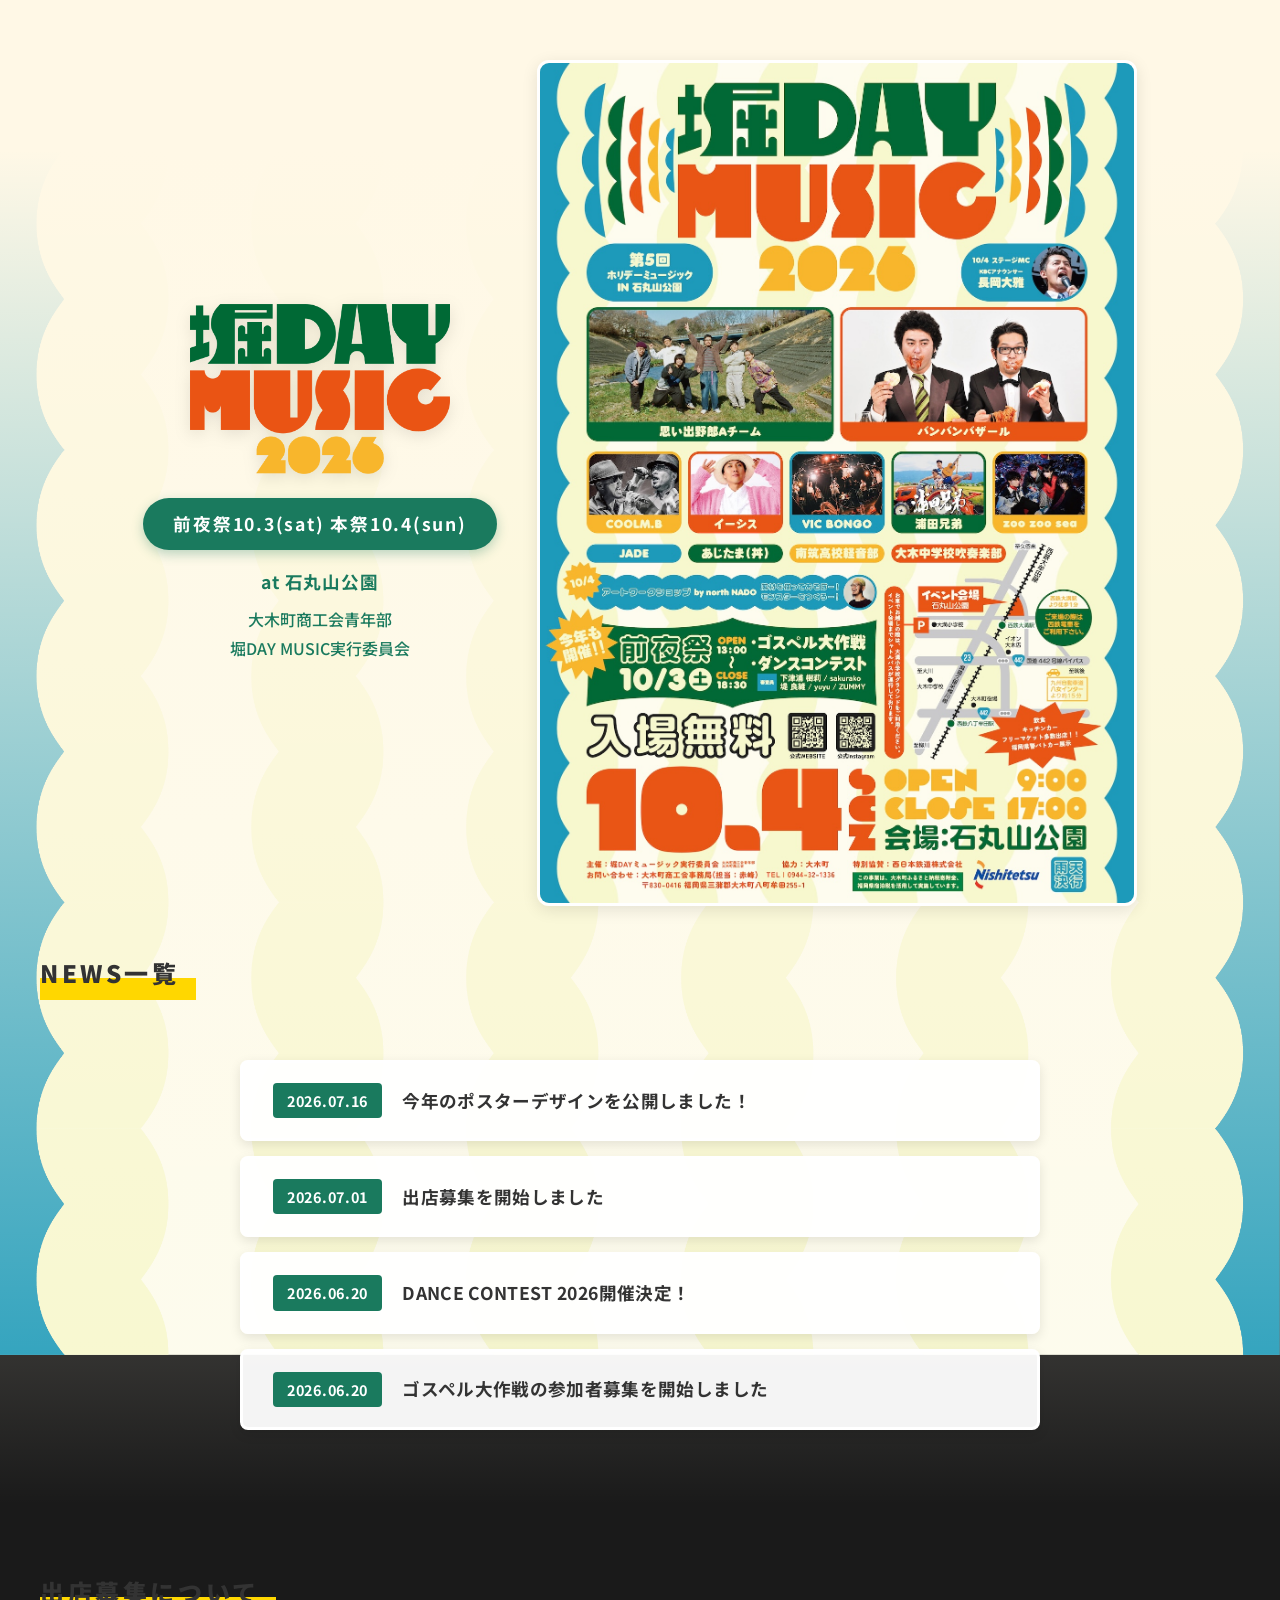
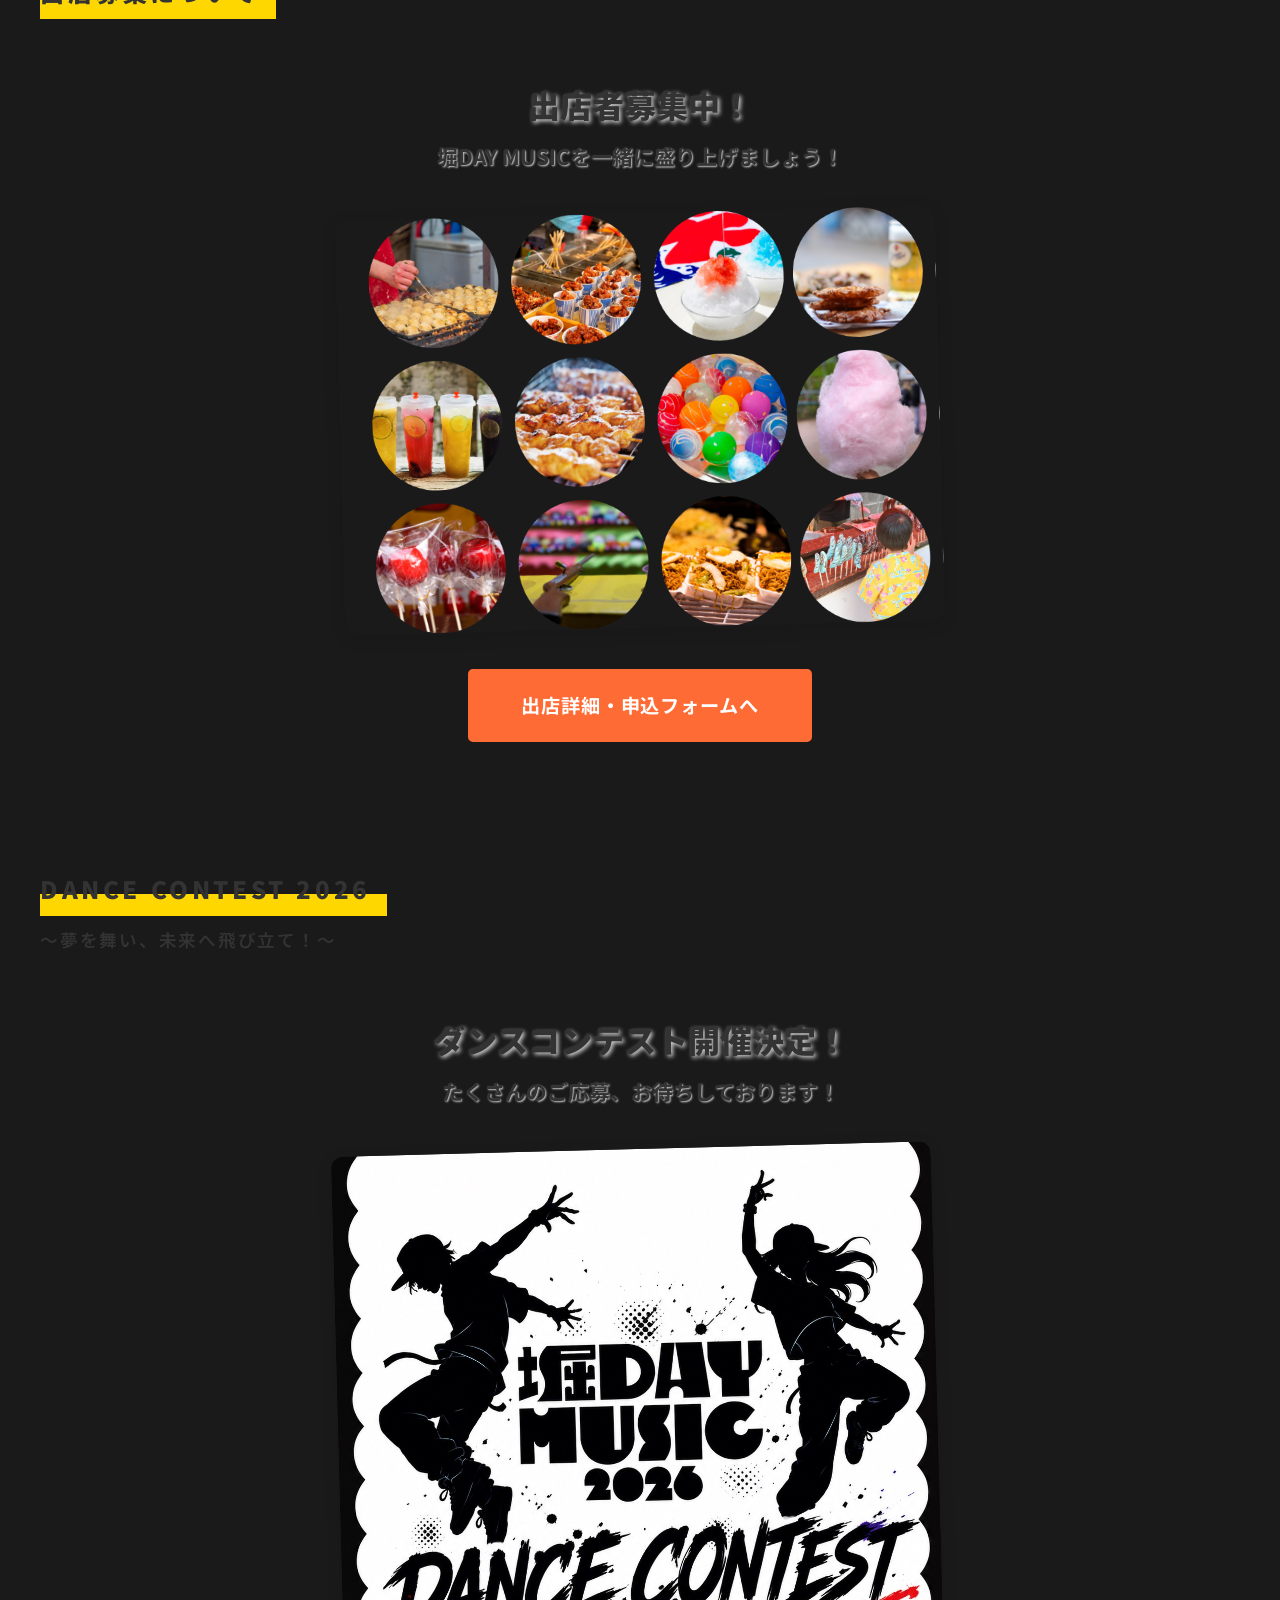
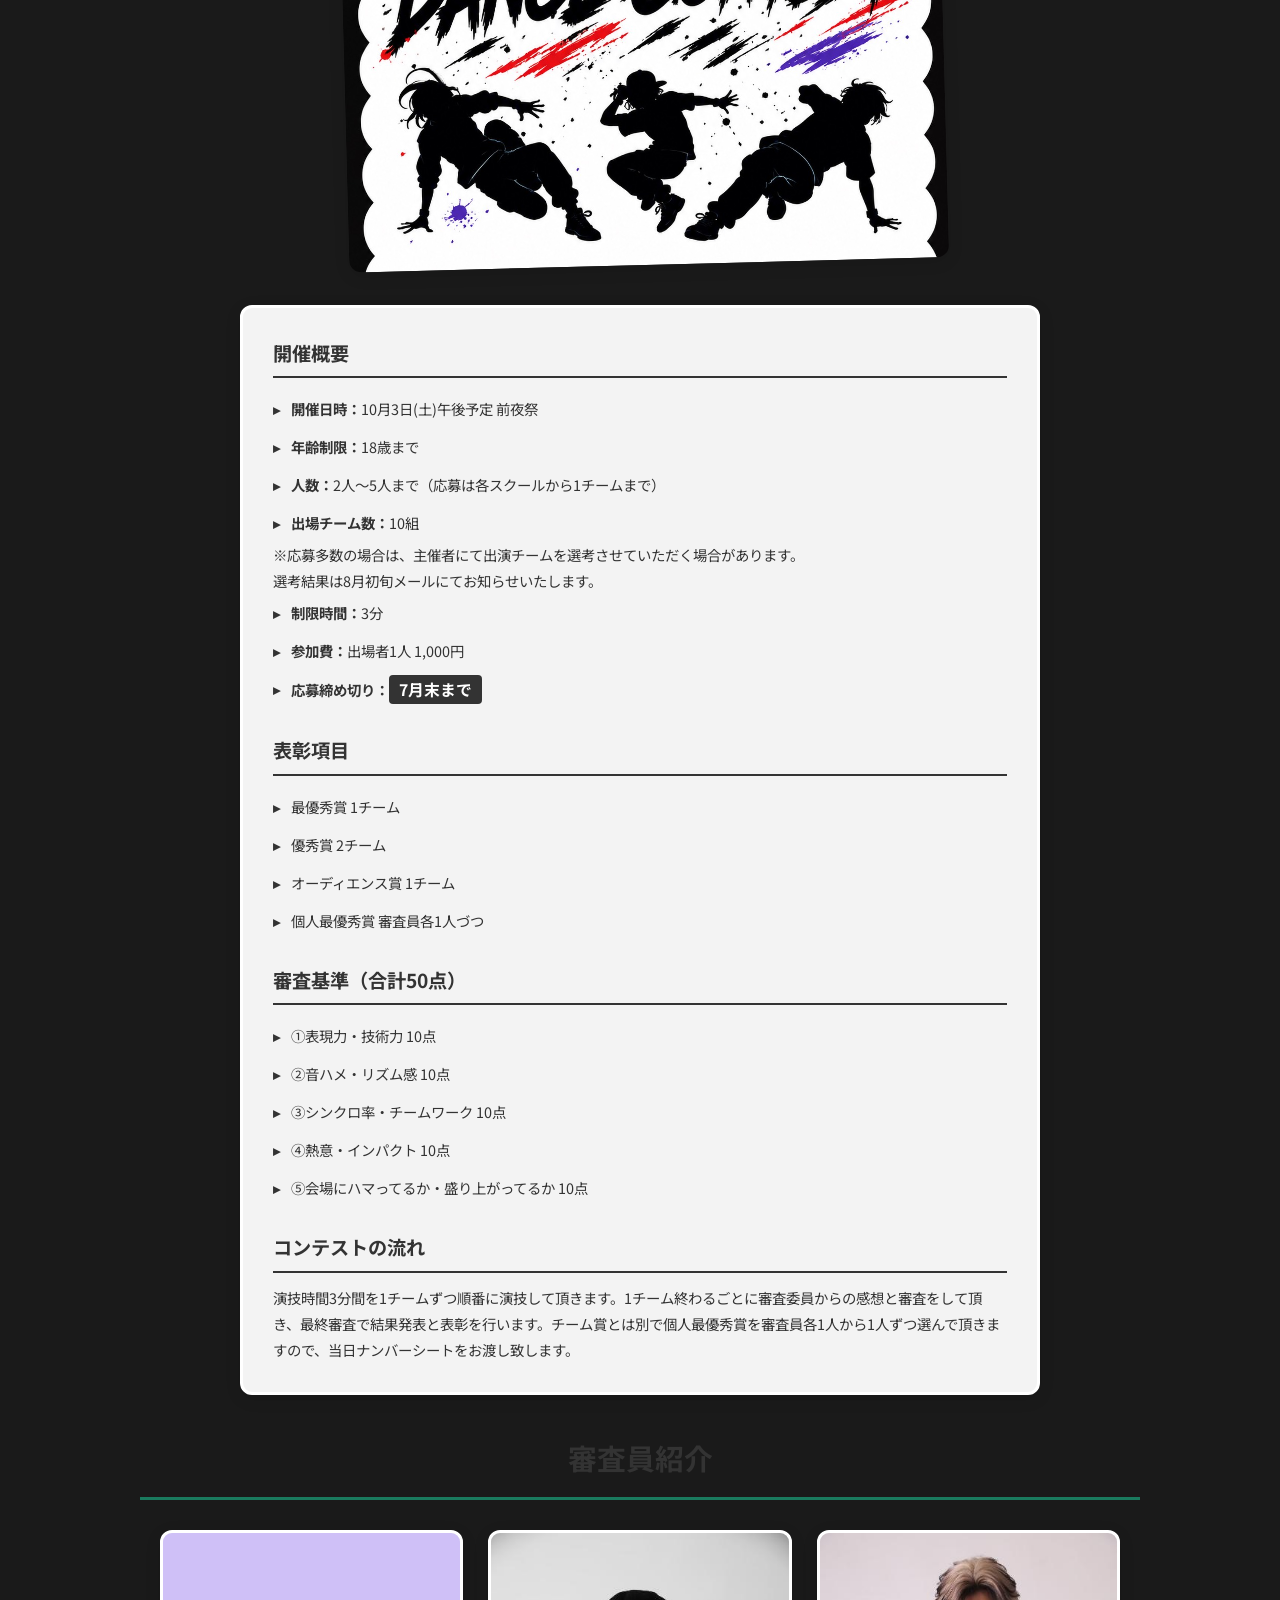
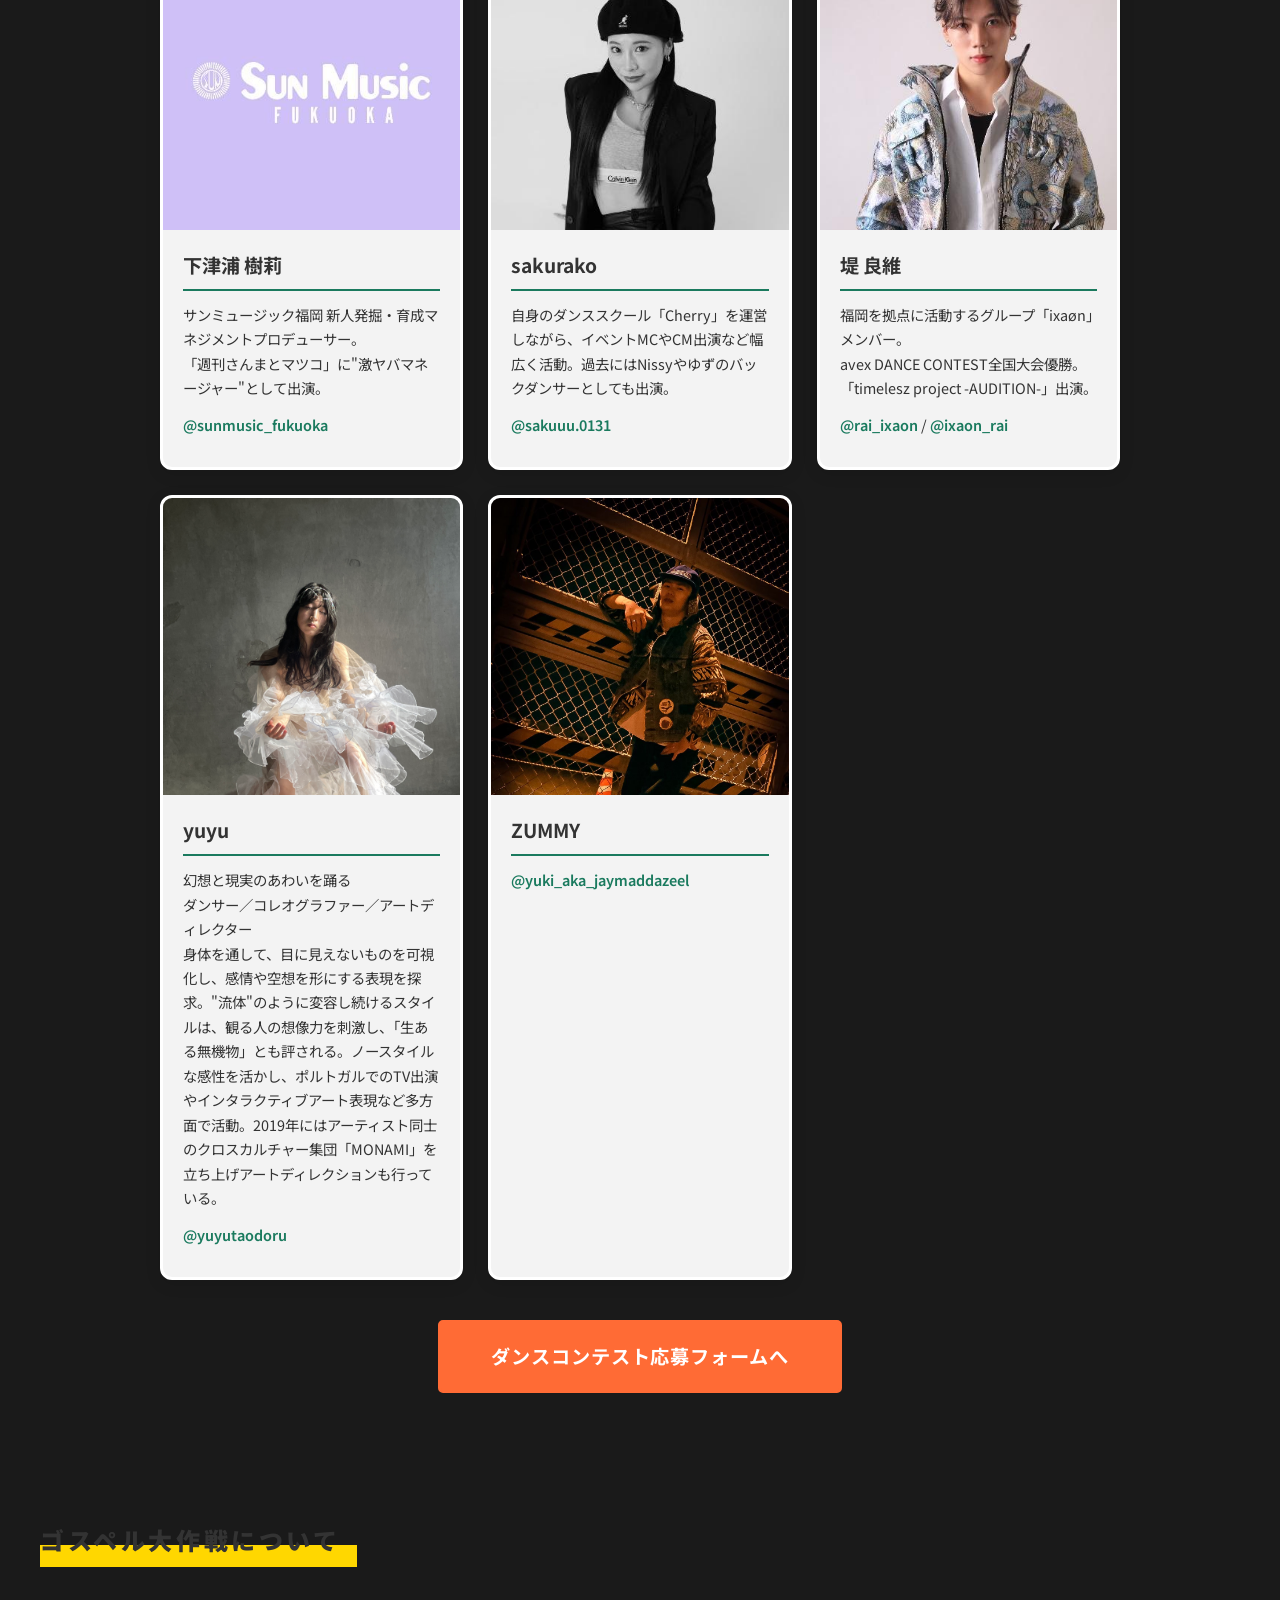
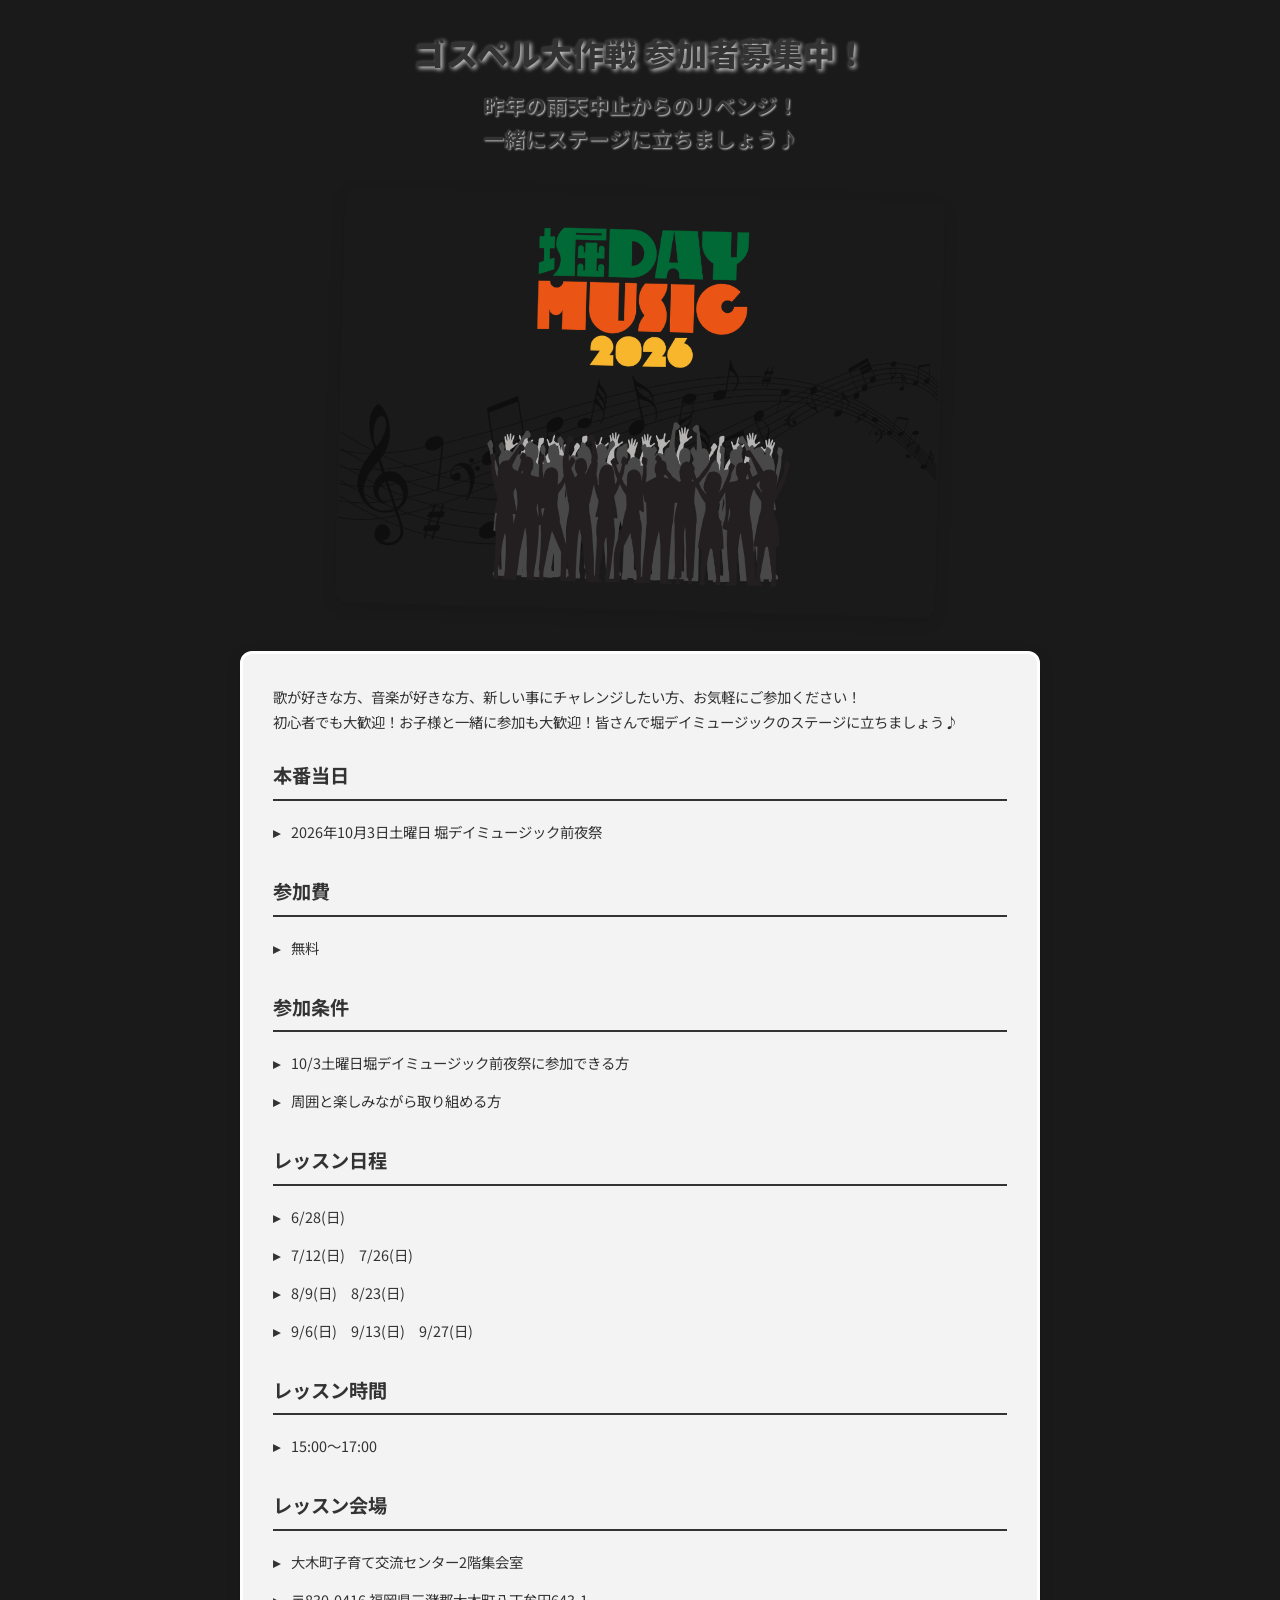
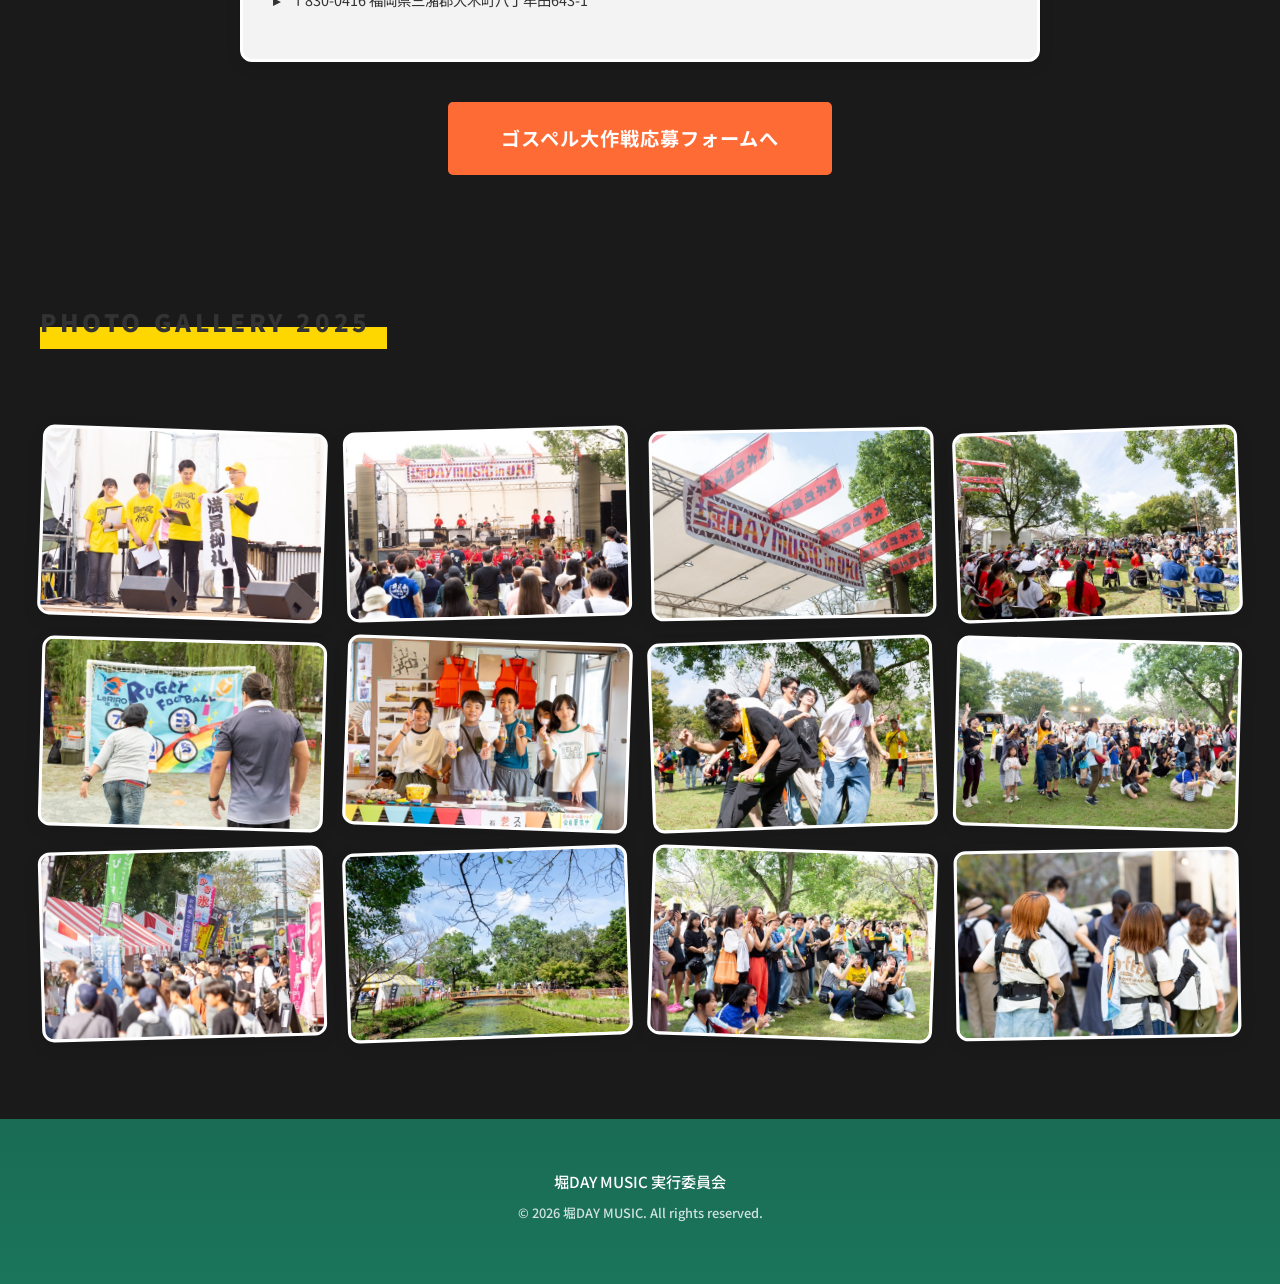
<file: index.html>
<!DOCTYPE html>
<html lang="ja">
<head>
    <!-- Google tag (gtag.js) -->
    <script async src="https://www.googletagmanager.com/gtag/js?id=G-3HBN08JDY4"></script>
    <script>
      window.dataLayer = window.dataLayer || [];
      function gtag(){dataLayer.push(arguments);}
      gtag('js', new Date());

      gtag('config', 'G-3HBN08JDY4');
    </script>
    <meta charset="UTF-8">
    <meta name="viewport" content="width=device-width, initial-scale=1.0">
    <meta name="description" content="堀DAY MUSIC（ホリデーミュージック）2026は福岡県大木町・石丸山公園で開催される音楽イベント。前夜祭10月3日、本祭10月4日。ダンスコンテストやゴスペル大作戦など、音楽とダンスで盛り上がるお祭りです。">
    <meta name="keywords" content="堀DAY MUSIC,ホリデーミュージック,堀デイミュージック,大木町,福岡,石丸山公園,音楽イベント,ダンスコンテスト,ゴスペル,音楽祭,2026,商工会青年部">
    <meta http-equiv="Cache-Control" content="no-cache, no-store, must-revalidate">
    <meta http-equiv="Pragma" content="no-cache">
    <meta http-equiv="Expires" content="0">
    <meta name="google-site-verification" content="BuKldG6KuV_sAHQJ2oPpduSBFeRmL5dDbV_qbZqyOJU" />
    <title>堀DAY MUSIC（ホリデーミュージック）2026 | 福岡県大木町 石丸山公園</title>
    <link rel="stylesheet" href="css/style.css?v=20260715-3">
    <link rel="preconnect" href="https://fonts.googleapis.com">
    <link rel="preconnect" href="https://fonts.gstatic.com" crossorigin>
    <link href="https://fonts.googleapis.com/css2?family=Noto+Sans+JP:wght@400;700;900&display=swap" rel="stylesheet">
</head>
<body>
    <!-- News Section -->
    <section class="news-section">
        <div class="container">
            <div class="hero-area">
                <div class="poster-wrapper">
                    <img src="images/poster.jpg" alt="堀DAY MUSIC 2026 ポスター" class="poster-image">
                </div>
                <div class="hero-info">
                    <div class="logo-wrapper">
                        <img src="images/logo_2026.png" alt="堀DAY MUSIC 2026" class="main-logo">
                    </div>
                    <div class="event-dates">
                        <span>前夜祭10.3(sat) 本祭10.4(sun)</span>
                    </div>
                    <p class="venue">at 石丸山公園</p>
                    <p class="location">大木町商工会青年部<br>堀DAY MUSIC実行委員会</p>
                </div>
            </div>
            <h2 class="photo-title"><span>NEWS一覧</span></h2>
            <div class="news-list">
                <div class="news-item">
                    <span class="news-date">2026.07.16</span>
                    <span class="news-title">今年のポスターデザインを公開しました！</span>
                </div>
                <a href="#booth-recruitment" class="news-item">
                    <span class="news-date">2026.07.01</span>
                    <span class="news-title">出店募集を開始しました</span>
                </a>
                <a href="#dance-contest-2026" class="news-item">
                    <span class="news-date">2026.06.20</span>
                    <span class="news-title">DANCE CONTEST 2026開催決定！</span>
                </a>
                <a href="#gospel-recruitment" class="news-item">
                    <span class="news-date">2026.06.20</span>
                    <span class="news-title">ゴスペル大作戦の参加者募集を開始しました</span>
                </a>
            </div>
        </div>
    </section>
    <!-- Booth Recruitment Section -->
    <section class="booth-recruitment" id="booth-recruitment">
        <div class="container">
            <h2 class="photo-title"><span>出店募集について</span></h2>

            <div class="booth-announcement">
                <p class="announcement-main">出店者募集中！</p>
                <p class="announcement-sub">堀DAY MUSICを一緒に盛り上げましょう！</p>
            </div>

            <div class="booth-image-wrapper">
                <div class="booth-image">
                    <img src="images/syutten.png" alt="出店募集">
                </div>
            </div>

            <div class="application-button">
                <a href="booth-form.html" class="btn-apply">出店詳細・申込フォームへ</a>
            </div>
        </div>
    </section>

    <!-- Dance Contest Section -->
    <section class="dance-contest" id="dance-contest-2026">
        <div class="container">
            <h2 class="photo-title">
                <span>DANCE CONTEST 2026</span>
                <span class="title-subtitle">〜夢を舞い、未来へ飛び立て！〜</span>
            </h2>

            <div class="contest-announcement">
                <p class="announcement-main">ダンスコンテスト開催決定！</p>
                <p class="announcement-sub">たくさんのご応募、お待ちしております！</p>
            </div>

            <div class="contest-image-wrapper">
                <div class="contest-image">
                    <img src="images/S__55681067.jpg" alt="堀DAY DANCE CONTEST 2026">
                </div>
            </div>

            <div class="contest-content">
                <div class="contest-info-text">
                    <h3>開催概要</h3>
                    <ul>
                        <li><strong>開催日時：</strong>10月3日(土)午後予定 前夜祭</li>
                        <li><strong>年齢制限：</strong>18歳まで</li>
                        <li><strong>人数：</strong>2人〜5人まで（応募は各スクールから1チームまで）</li>

                        <li><strong>出場チーム数：</strong>10組</li>
                        <p>※応募多数の場合は、主催者にて出演チームを選考させていただく場合があります。<br>
選考結果は8月初旬メールにてお知らせいたします。</p>



                        <li><strong>制限時間：</strong>3分</li>
                        <li><strong>参加費：</strong>出場者1人 1,000円</li>
                        <li><strong>応募締め切り：</strong><span class="deadline-highlight">7月末まで</span></li>
 
                    </ul>

                    <h3>表彰項目</h3>
                    <ul>
                        <li>最優秀賞 1チーム</li>
                        <li>優秀賞 2チーム</li>
                        <li>オーディエンス賞 1チーム</li>
                        <li>個人最優秀賞 審査員各1人づつ</li>
                    </ul>

                    <h3>審査基準（合計50点）</h3>
                    <ul>
                        <li>①表現力・技術力 10点</li>
                        <li>②音ハメ・リズム感 10点</li>
                        <li>③シンクロ率・チームワーク 10点</li>
                        <li>④熱意・インパクト 10点</li>
                        <li>⑤会場にハマってるか・盛り上がってるか 10点</li>
                    </ul>

                    <h3>コンテストの流れ</h3>
                    <p>演技時間3分間を1チームずつ順番に演技して頂きます。1チーム終わるごとに審査委員からの感想と審査をして頂き、最終審査で結果発表と表彰を行います。チーム賞とは別で個人最優秀賞を審査員各1人から1人ずつ選んで頂きますので、当日ナンバーシートをお渡し致します。</p>
                </div>
            </div>

            <h3 class="section-subtitle">審査員紹介</h3>

            <div class="judges-section">
                <div class="judge-card">
                    <div class="judge-image">
                        <img src="images/shinsa1.jpg" alt="下津浦 樹莉">
                    </div>
                    <div class="judge-info">
                        <h4>下津浦 樹莉</h4>
                        <p>サンミュージック福岡 新人発掘・育成マネジメントプロデューサー。<br>
                        「週刊さんまとマツコ」に"激ヤバマネージャー"として出演。</p>
                        <p class="judge-link"><a href="https://www.instagram.com/sunmusic_fukuoka" target="_blank">@sunmusic_fukuoka</a></p>
                    </div>
                </div>

                <div class="judge-card">
                    <div class="judge-image">
                        <img src="images/shinsa2.jpg" alt="sakurako">
                    </div>
                    <div class="judge-info">
                        <h4>sakurako</h4>
                        <p>自身のダンススクール「Cherry」を運営しながら、イベントMCやCM出演など幅広く活動。過去にはNissyやゆずのバックダンサーとしても出演。</p>
                        <p class="judge-link"><a href="https://www.instagram.com/sakuuu.0131" target="_blank">@sakuuu.0131</a></p>
                    </div>
                </div>

                <div class="judge-card">
                    <div class="judge-image">
                        <img src="images/shinsa3.jpg" alt="堤 良維">
                    </div>
                    <div class="judge-info">
                        <h4>堤 良維</h4>
                        <p>福岡を拠点に活動するグループ「ixaøn」メンバー。<br>
                        avex DANCE CONTEST全国大会優勝。「timelesz project -AUDITION-」出演。</p>
                        <p class="judge-link">
                            <a href="https://www.instagram.com/rai_ixaon" target="_blank">@rai_ixaon</a> /
                            <a href="https://www.instagram.com/ixaon_rai" target="_blank">@ixaon_rai</a>
                        </p>
                    </div>
                </div>

                <div class="judge-card">
                    <div class="judge-image">
                        <img src="images/shinsa4.JPG" alt="yuyu">
                    </div>
                    <div class="judge-info">
                        <h4>yuyu</h4>
                        <p>幻想と現実のあわいを踊る<br>
                        ダンサー／コレオグラファー／アートディレクター<br>
                        身体を通して、目に見えないものを可視化し、感情や空想を形にする表現を探求。"流体"のように変容し続けるスタイルは、観る人の想像力を刺激し、「生ある無機物」とも評される。ノースタイルな感性を活かし、ポルトガルでのTV出演やインタラクティブアート表現など多方面で活動。2019年にはアーティスト同士のクロスカルチャー集団「MONAMI」を立ち上げアートディレクションも行っている。</p>
                        <p class="judge-link"><a href="https://www.instagram.com/yuyutaodoru" target="_blank">@yuyutaodoru</a></p>
                    </div>
                </div>

                <div class="judge-card">
                    <div class="judge-image">
                        <img src="images/shinsa5.jpeg" alt="ZUMMY">
                    </div>
                    <div class="judge-info">
                        <h4>ZUMMY</h4>
                        <p class="judge-link"><a href="https://www.instagram.com/yuki_aka_jaymaddazeel" target="_blank">@yuki_aka_jaymaddazeel</a></p>
                    </div>
                </div>
            </div>

            <div class="application-button">
                <a href="form.html" class="btn-apply">ダンスコンテスト応募フォームへ</a>
            </div>
        </div>
    </section>
    
    <!-- Gospel Recruitment Section -->
    <section class="gospel-recruitment" id="gospel-recruitment">
        <div class="container">
            <h2 class="photo-title"><span>ゴスペル大作戦について</span></h2>

            <div class="booth-announcement">
                <p class="announcement-main">ゴスペル大作戦 参加者募集中！</p>
                <p class="announcement-sub">昨年の雨天中止からのリベンジ！<br>一緒にステージに立ちましょう♪</p>
            </div>

            <div class="gospel-image-wrapper">
                <div class="gospel-image">
                    <img src="images/gospel.png" alt="ゴスペル大作戦">
                </div>
            </div>

            <div class="contest-content">
                <div class="contest-info-text">
                    <p>歌が好きな方、音楽が好きな方、新しい事にチャレンジしたい方、お気軽にご参加ください！<br>
                    初心者でも大歓迎！お子様と一緒に参加も大歓迎！皆さんで堀デイミュージックのステージに立ちましょう♪</p>
                    <h3>本番当日</h3>
                    <ul>
                        <li>2026年10月3日土曜日 堀デイミュージック前夜祭</li>
                    </ul>

                    <h3>参加費</h3>
                    <ul>
                        <li>無料</li>
                    </ul>

                    <h3>参加条件</h3>
                    <ul>
                        <li>10/3土曜日堀デイミュージック前夜祭に参加できる方</li>
                        <li>周囲と楽しみながら取り組める方</li>
                    </ul>

                    <h3>レッスン日程</h3>
                    <ul>
                        <li>6/28(日)</li>
                        <li>7/12(日)　7/26(日)</li>
                        <li>8/9(日)　8/23(日)</li>
                        <li>9/6(日)　9/13(日)　9/27(日)</li>
                    </ul>

                    <h3>レッスン時間</h3>
                    <ul>
                        <li>15:00〜17:00</li>
                    </ul>

                    <h3>レッスン会場</h3>
                    <ul>
                        <li>大木町子育て交流センター2階集会室</li>
                        <li>〒830-0416 福岡県三潴郡大木町八丁牟田643-1</li>
                    </ul>
                </div>
            </div>

            <div class="application-button">
                <a href="gospel-form.html" class="btn-apply">ゴスペル大作戦応募フォームへ</a>
            </div>
        </div>
    </section>



    <!-- Last Year Section -->
    <section class="last-year">
        <div class="container">
            <h2 class="photo-title"><span>PHOTO GALLERY 2025</span></h2>
            <div class="gallery">
                <div class="gallery-item"><img src="images/251005-039.jpg" alt="堀DAY MUSIC 2025"></div>
                <div class="gallery-item"><img src="images/251005-064.jpg" alt="堀DAY MUSIC 2025"></div>
                <div class="gallery-item"><img src="images/hero.jpg" alt="堀DAY MUSIC 2025"></div>
                <div class="gallery-item"><img src="images/251005-224.jpg" alt="堀DAY MUSIC 2025"></div>
                <div class="gallery-item"><img src="images/251005-308.jpg" alt="堀DAY MUSIC 2025"></div>
                <div class="gallery-item"><img src="images/251005-314.jpg" alt="堀DAY MUSIC 2025"></div>
                <div class="gallery-item"><img src="images/251005-165.jpg" alt="堀DAY MUSIC 2025"></div>
                <div class="gallery-item"><img src="images/251005-384.jpg" alt="堀DAY MUSIC 2025"></div>
                <div class="gallery-item"><img src="images/251005-442.jpg" alt="堀DAY MUSIC 2025"></div>
                <div class="gallery-item"><img src="images/251005-426.jpg" alt="堀DAY MUSIC 2025"></div>
                <div class="gallery-item"><img src="images/251005-553.jpg" alt="堀DAY MUSIC 2025"></div>
                <div class="gallery-item"><img src="images/251005-832.jpg" alt="堀DAY MUSIC 2025"></div>
            </div>
        </div>
    </section>

    <!-- Footer -->
    <footer>
        <p>堀DAY MUSIC 実行委員会</p>
        <p class="copyright">&copy; 2026 堀DAY MUSIC. All rights reserved.</p>
    </footer>
</body>
</html>
</file>
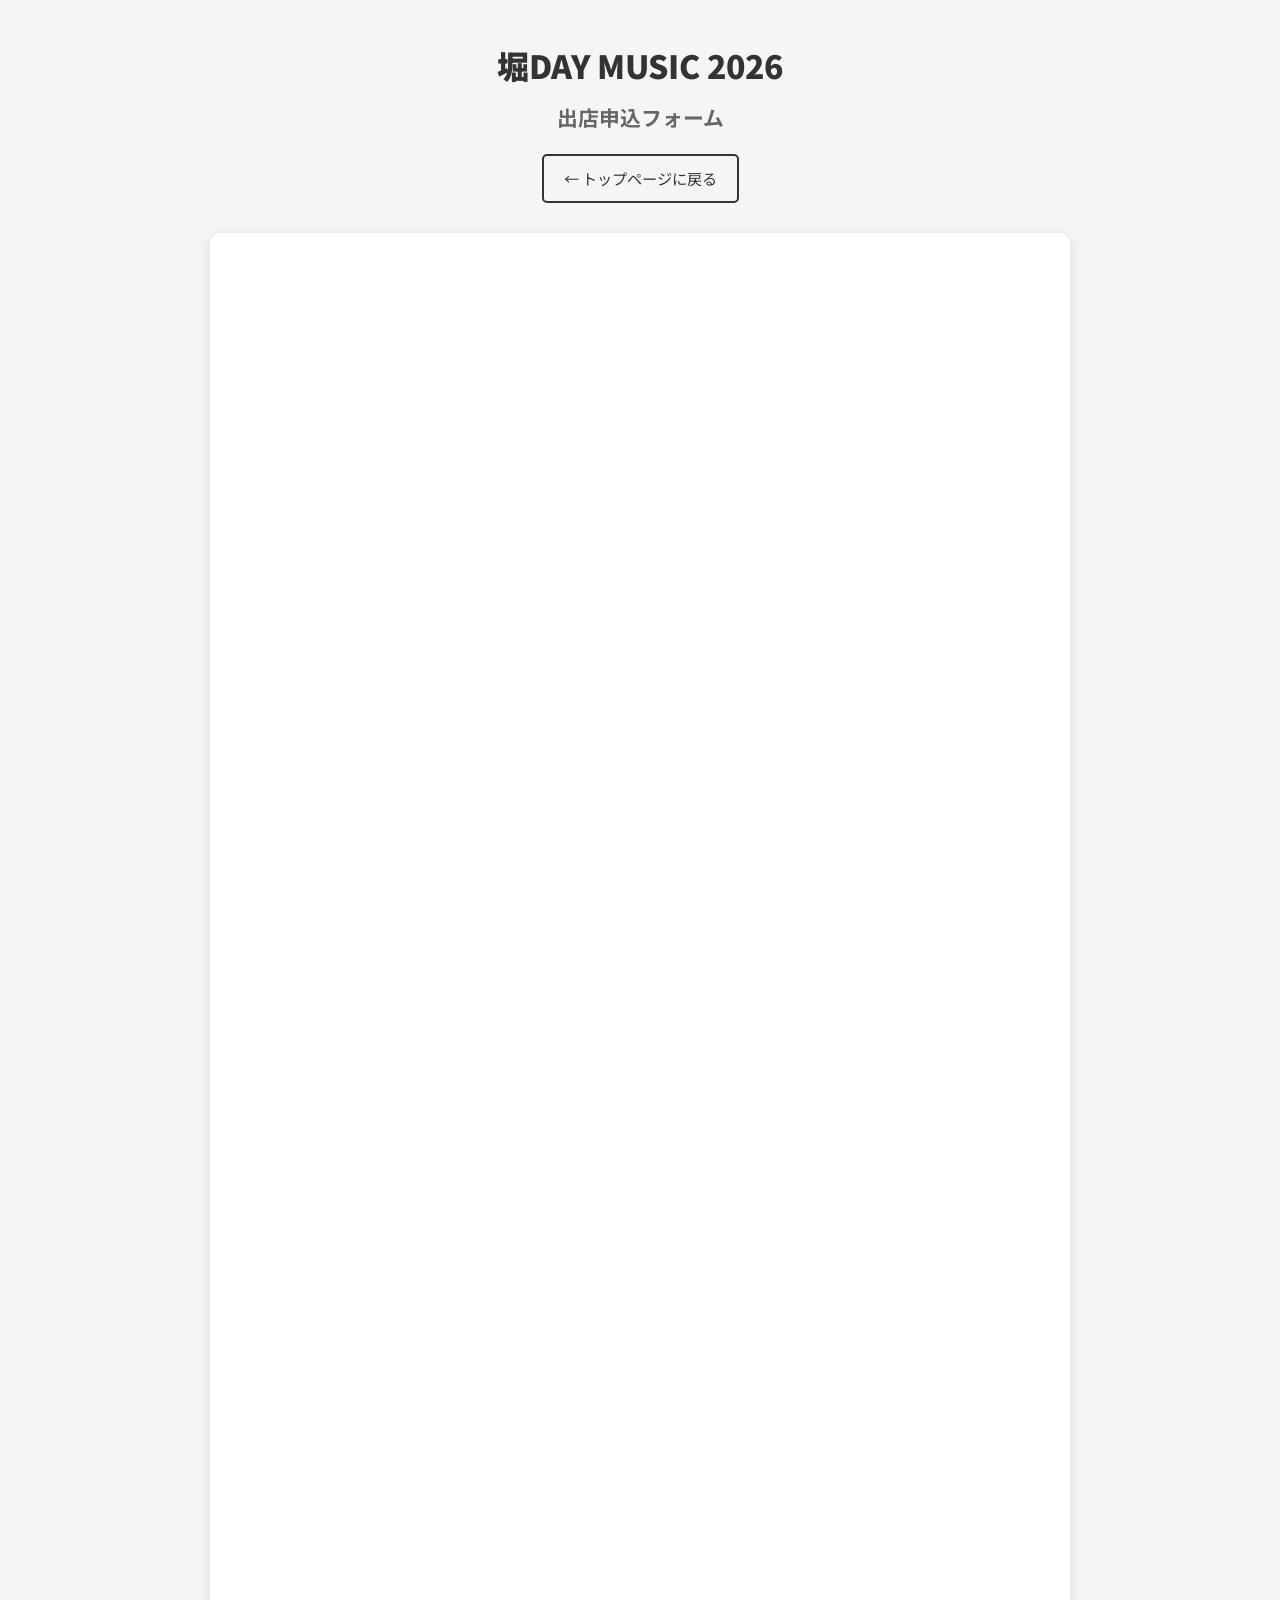
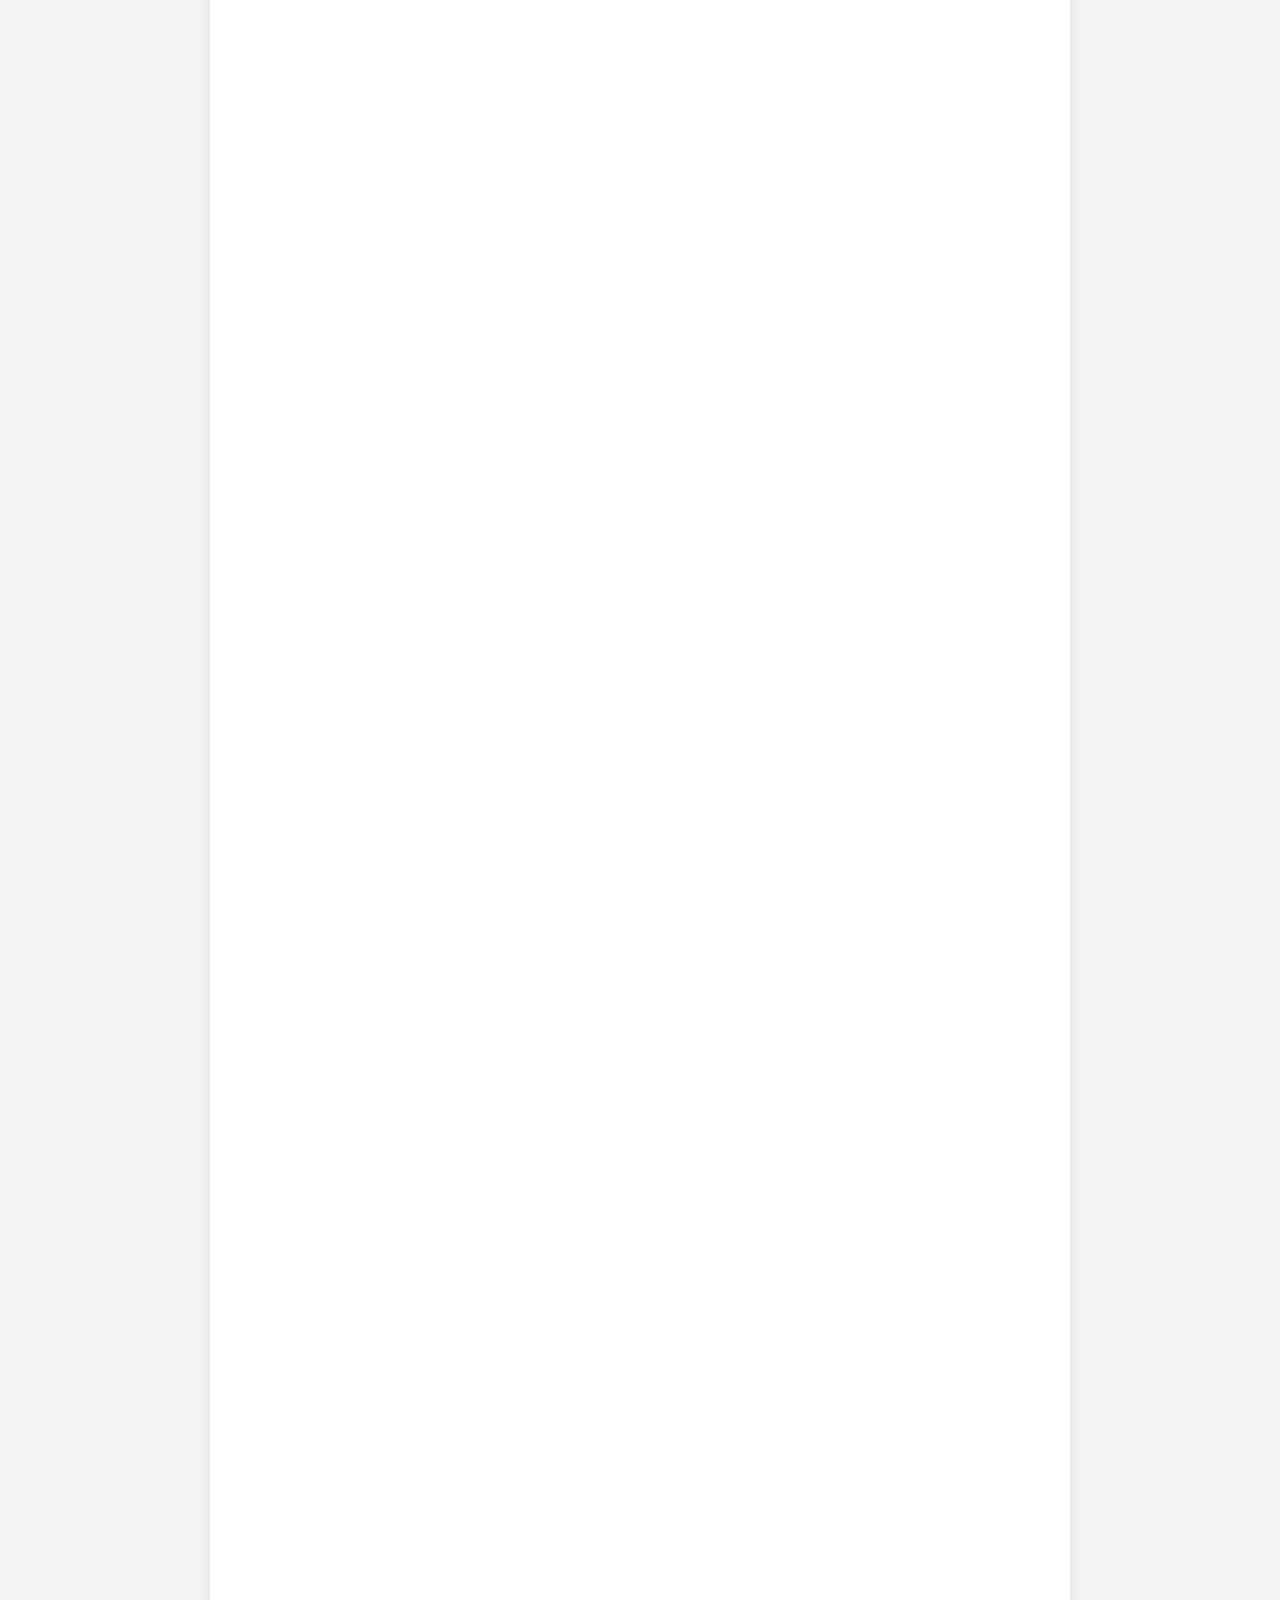
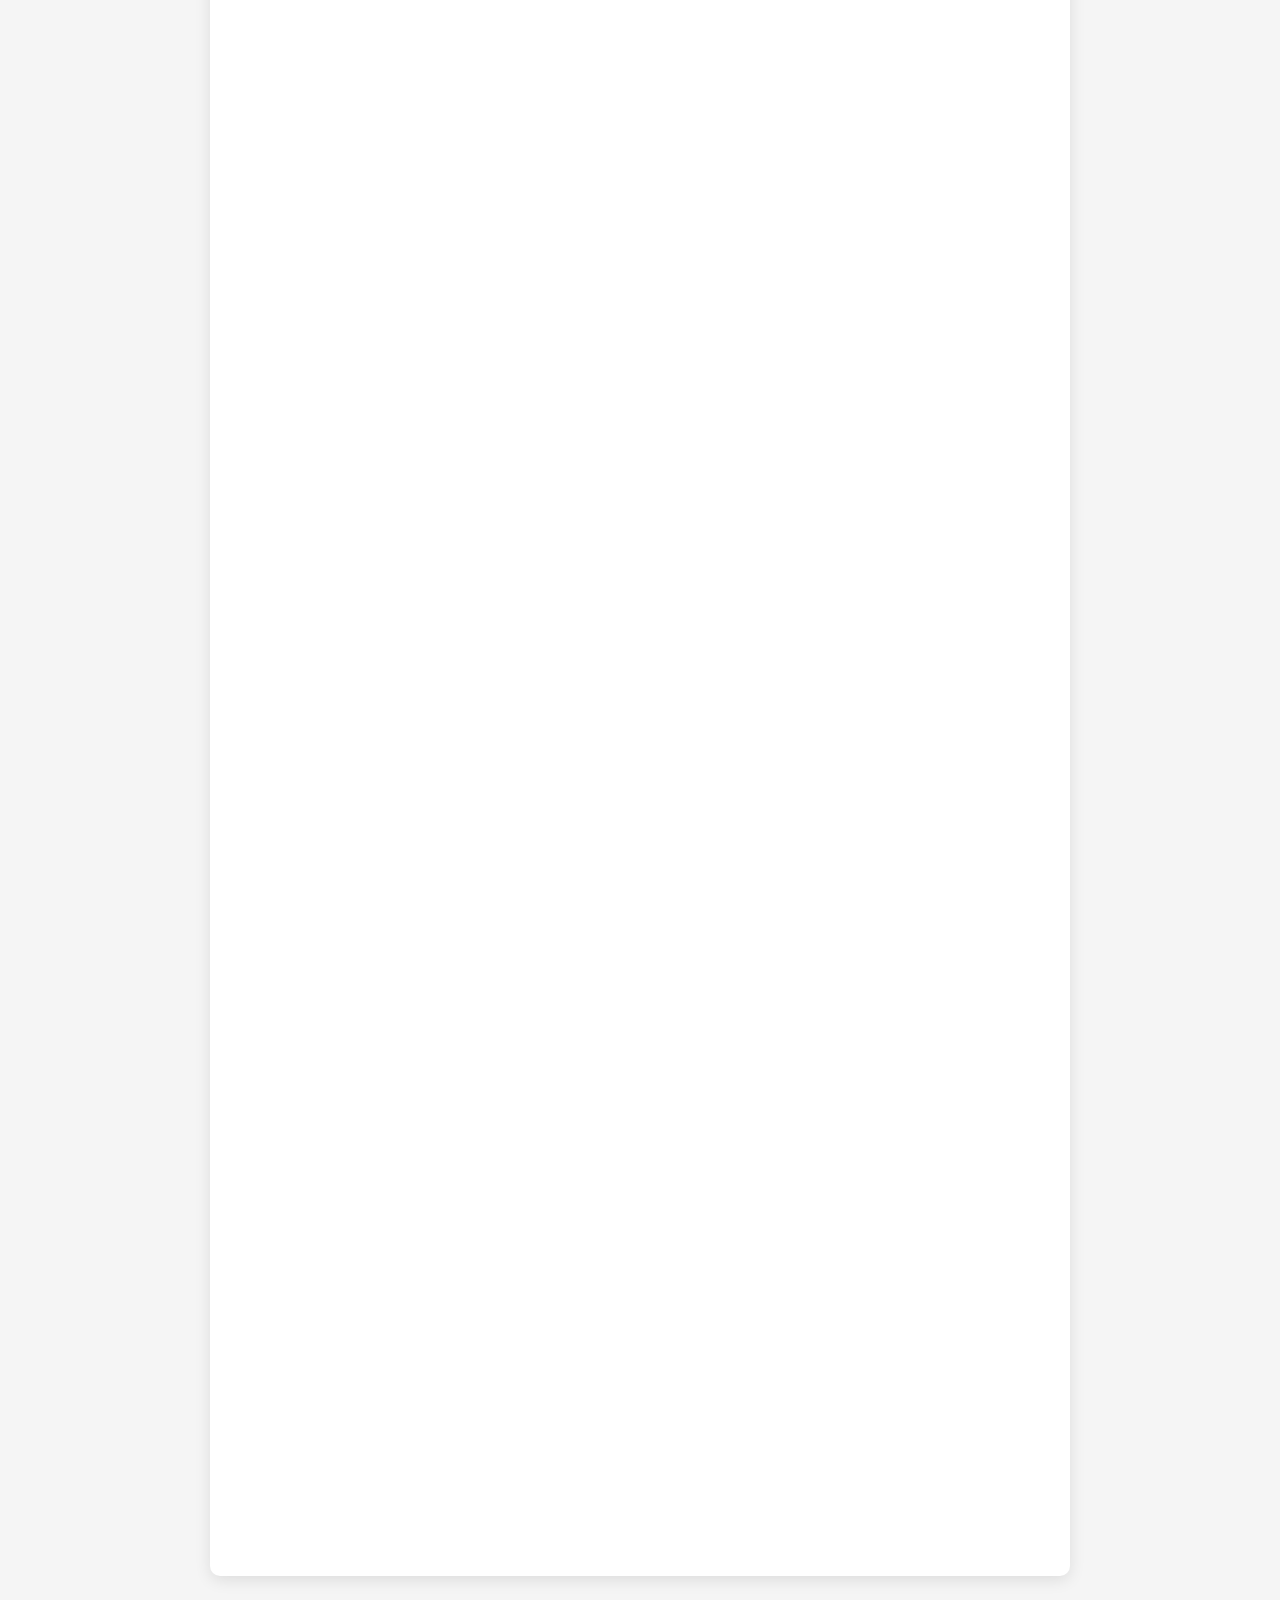
<file: booth-form.html>
<!DOCTYPE html>
<html lang="ja">
<head>
    <!-- Google tag (gtag.js) -->
    <script async src="https://www.googletagmanager.com/gtag/js?id=G-3HBN08JDY4"></script>
    <script>
      window.dataLayer = window.dataLayer || [];
      function gtag(){dataLayer.push(arguments);}
      gtag('js', new Date());

      gtag('config', 'G-3HBN08JDY4');
    </script>
    <meta charset="UTF-8">
    <meta name="viewport" content="width=device-width, initial-scale=1.0">
    <title>出店申込フォーム | 堀DAY MUSIC 2026</title>
    <link rel="stylesheet" href="css/form.css">
    <link rel="preconnect" href="https://fonts.googleapis.com">
    <link rel="preconnect" href="https://fonts.gstatic.com" crossorigin>
    <link href="https://fonts.googleapis.com/css2?family=Noto+Sans+JP:wght@400;700;900&display=swap" rel="stylesheet">
</head>
<body>
    <div class="form-container">
        <div class="form-header">
            <h1>堀DAY MUSIC 2026</h1>
            <h2>出店申込フォーム</h2>
            <a href="index.html" class="back-link">← トップページに戻る</a>
        </div>
        <div class="form-wrapper">
            <iframe src="https://docs.google.com/forms/d/e/1FAIpQLSeuTlVIPjgSm_GWooCIZ7gH6CXBmdBTVeFINEh07MM8fiAAzQ/viewform?embedded=true" width="100%" height="4497" frameborder="0" marginheight="0" marginwidth="0">読み込んでいます…</iframe>
        </div>
    </div>
</body>
</html>
</file>
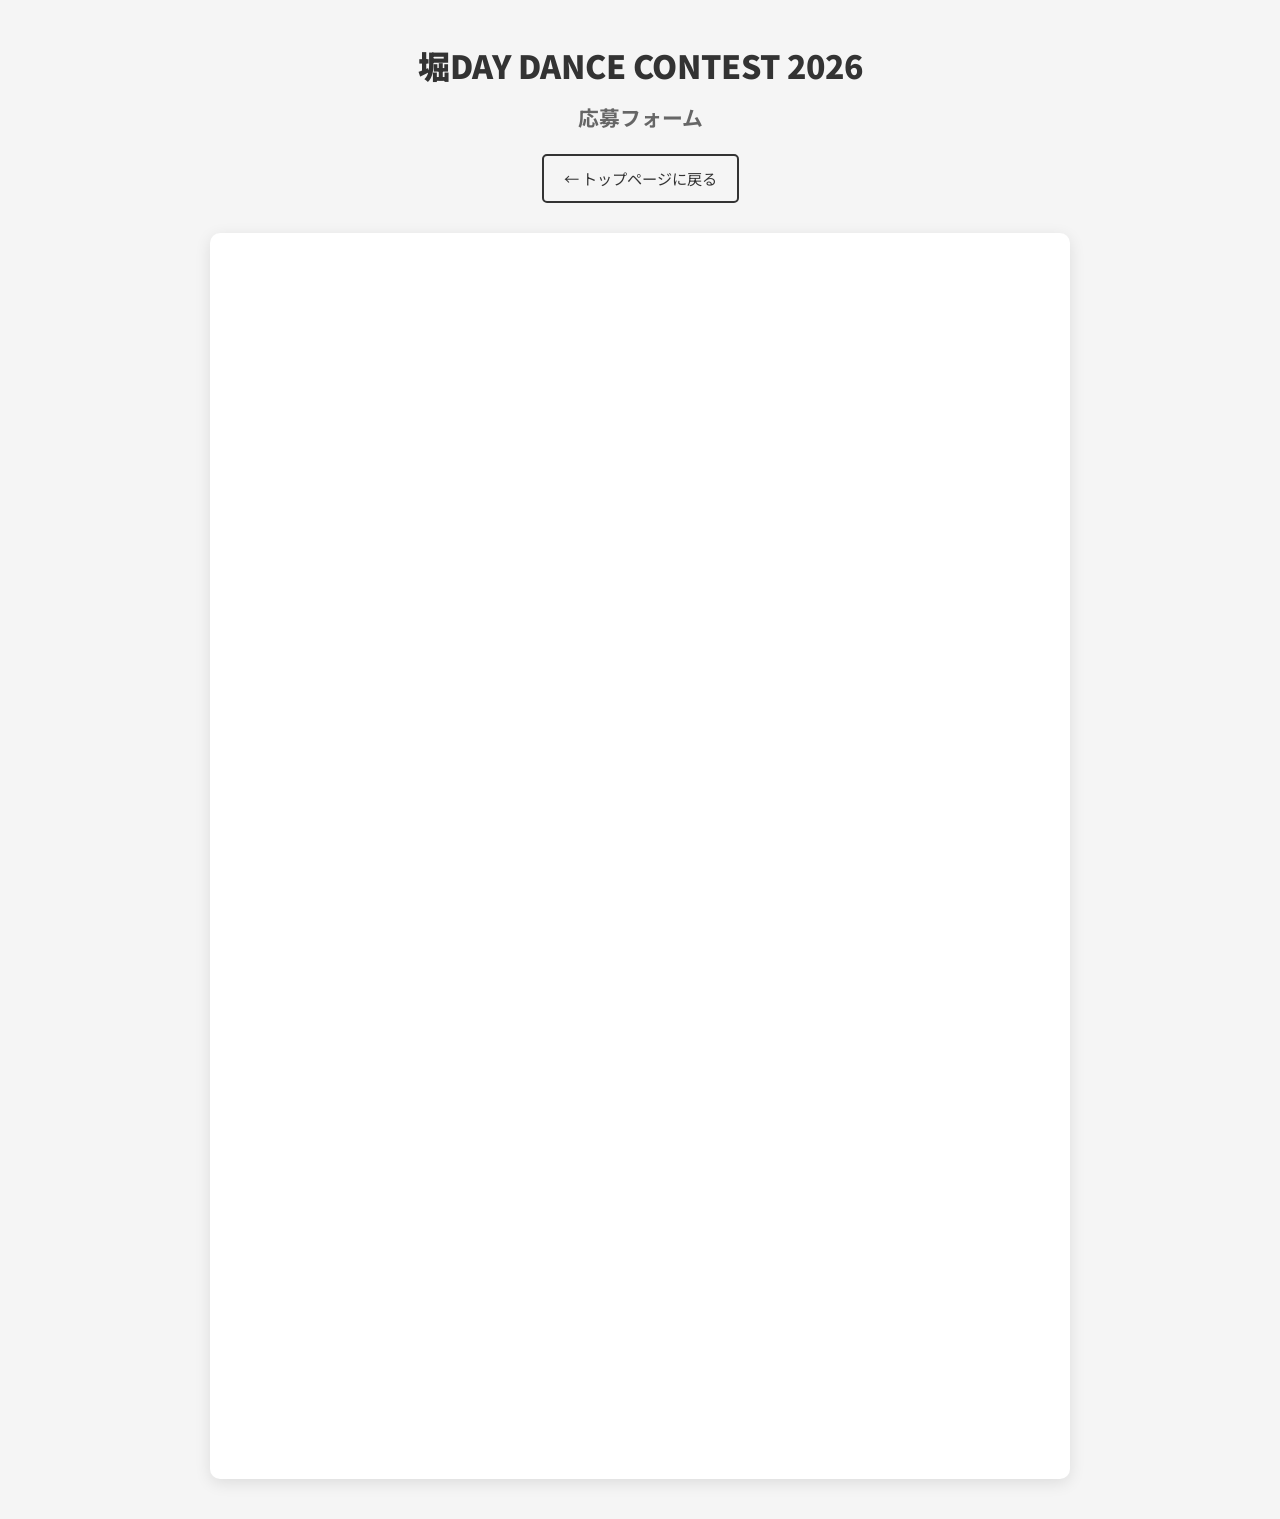
<file: form.html>
<!DOCTYPE html>
<html lang="ja">
<head>
    <!-- Google tag (gtag.js) -->
    <script async src="https://www.googletagmanager.com/gtag/js?id=G-3HBN08JDY4"></script>
    <script>
      window.dataLayer = window.dataLayer || [];
      function gtag(){dataLayer.push(arguments);}
      gtag('js', new Date());

      gtag('config', 'G-3HBN08JDY4');
    </script>
    <meta charset="UTF-8">
    <meta name="viewport" content="width=device-width, initial-scale=1.0">
    <title>応募フォーム | 堀DAY DANCE CONTEST 2026</title>
    <link rel="stylesheet" href="css/form.css">
    <link rel="preconnect" href="https://fonts.googleapis.com">
    <link rel="preconnect" href="https://fonts.gstatic.com" crossorigin>
    <link href="https://fonts.googleapis.com/css2?family=Noto+Sans+JP:wght@400;700;900&display=swap" rel="stylesheet">
</head>
<body>
    <div class="form-container">
        <div class="form-header">
            <h1>堀DAY DANCE CONTEST 2026</h1>
            <h2>応募フォーム</h2>
            <a href="index.html" class="back-link">← トップページに戻る</a>
        </div>
        <div class="form-wrapper">
            <iframe src="https://docs.google.com/forms/d/e/1FAIpQLSc3a4oRAQEYy3oe-tUTCyzOL0-UV3UKJ13R99m4HSB5pkb3vw/viewform?embedded=true" width="100%" height="1200" frameborder="0" marginheight="0" marginwidth="0">読み込んでいます…</iframe>
        </div>
    </div>
</body>
</html>
</file>
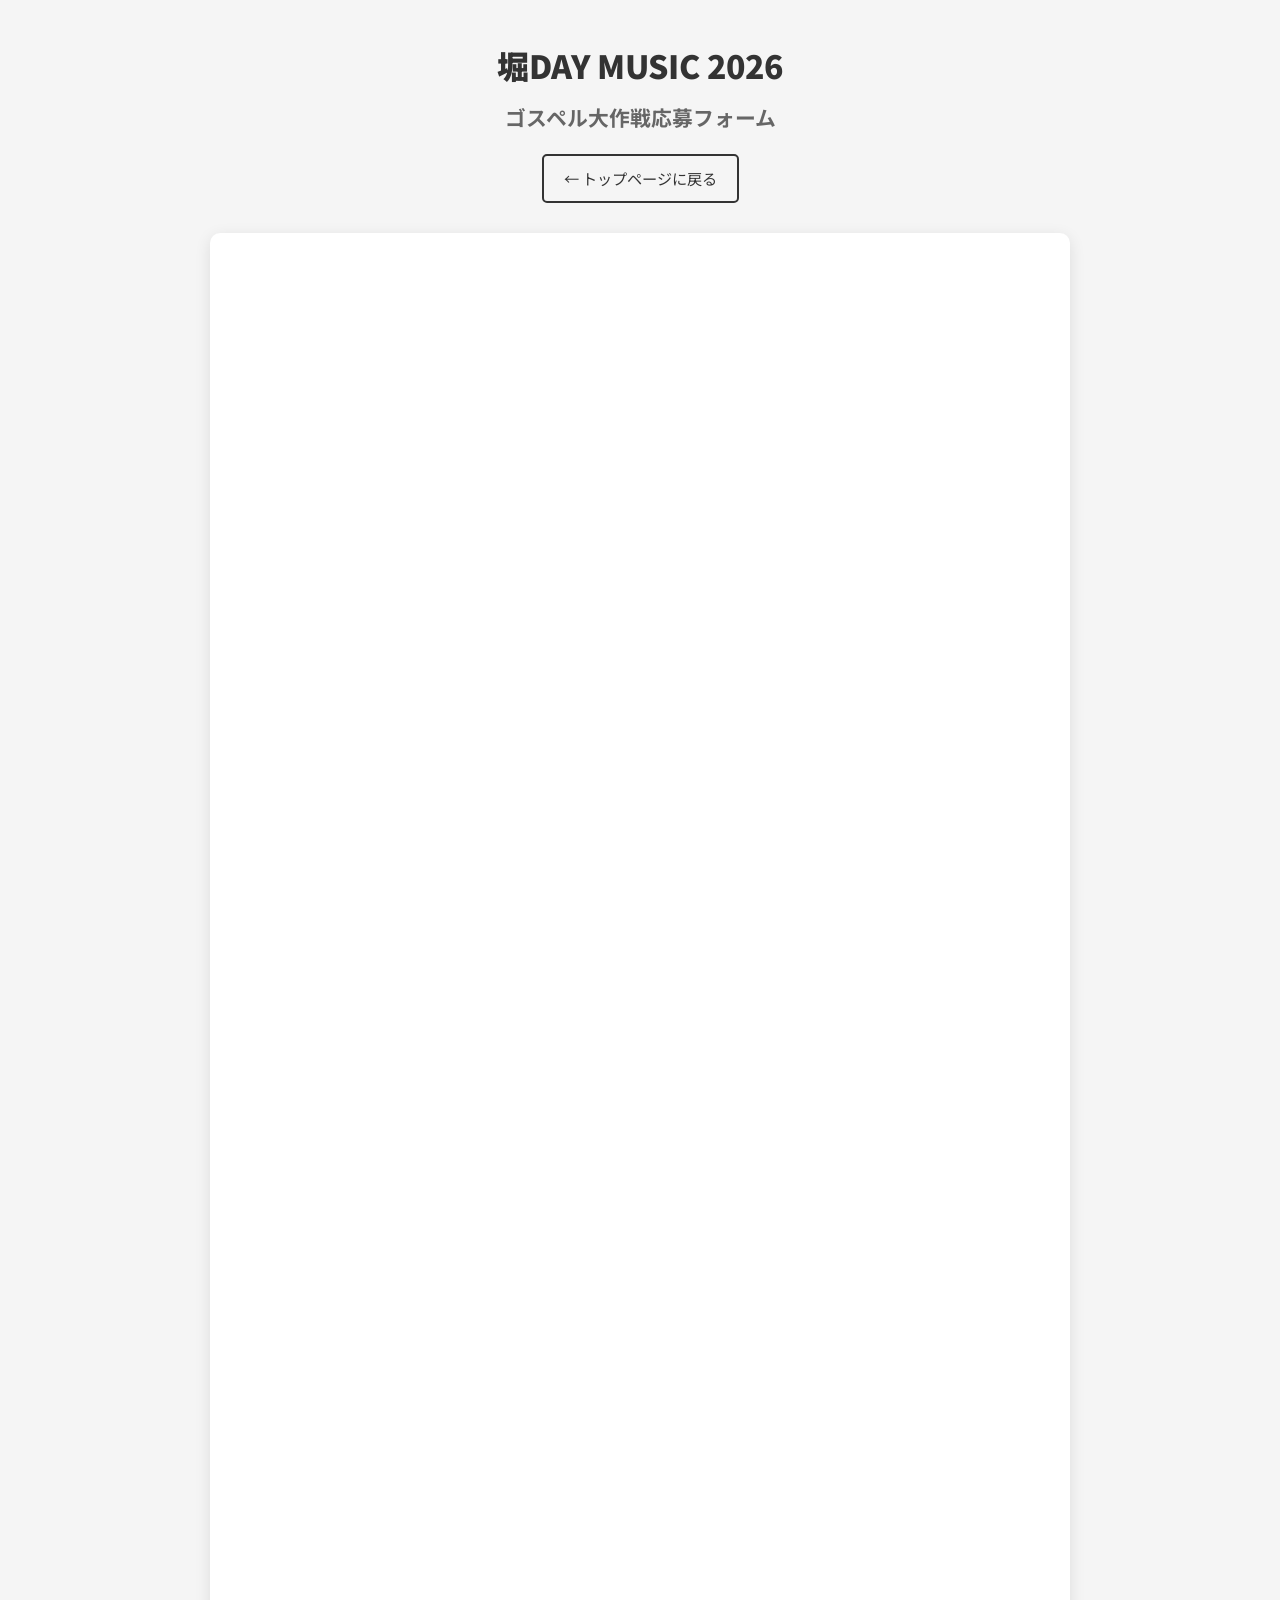
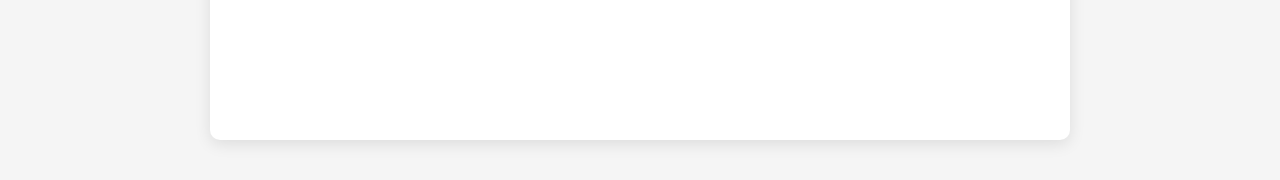
<file: gospel-form.html>
<!DOCTYPE html>
<html lang="ja">
<head>
    <!-- Google tag (gtag.js) -->
    <script async src="https://www.googletagmanager.com/gtag/js?id=G-3HBN08JDY4"></script>
    <script>
      window.dataLayer = window.dataLayer || [];
      function gtag(){dataLayer.push(arguments);}
      gtag('js', new Date());

      gtag('config', 'G-3HBN08JDY4');
    </script>
    <meta charset="UTF-8">
    <meta name="viewport" content="width=device-width, initial-scale=1.0">
    <title>ゴスペル大作戦応募フォーム | 堀DAY MUSIC 2026</title>
    <link rel="stylesheet" href="css/form.css">
    <link rel="preconnect" href="https://fonts.googleapis.com">
    <link rel="preconnect" href="https://fonts.gstatic.com" crossorigin>
    <link href="https://fonts.googleapis.com/css2?family=Noto+Sans+JP:wght@400;700;900&display=swap" rel="stylesheet">
</head>
<body>
    <div class="form-container">
        <div class="form-header">
            <h1>堀DAY MUSIC 2026</h1>
            <h2>ゴスペル大作戦応募フォーム</h2>
            <a href="index.html" class="back-link">← トップページに戻る</a>
        </div>
        <div class="form-wrapper">
            <iframe src="https://docs.google.com/forms/d/e/1FAIpQLSeeITnBAzZJzLiUwkoYtvjijj5hLemhD_V7t-bVJTGq83qFww/viewform?embedded=true" width="100%" height="1461" frameborder="0" marginheight="0" marginwidth="0">読み込んでいます…</iframe>
        </div>
    </div>
</body>
</html>
</file>
<file: css/style.css>
/* 堀DAY music 2026 - Coming Soon Page */

* {
    margin: 0;
    padding: 0;
    box-sizing: border-box;
}

body {
    font-family: 'Noto Sans JP', -apple-system, BlinkMacSystemFont, 'Segoe UI', sans-serif;
    line-height: 1.6;
    color: #fff;
    background: #1a1a1a;
}

/* Hero Section */
.hero {
    position: relative;
    height: 100vh;
    min-height: 600px;
    background: url('../images/background.png') center center / cover no-repeat fixed;
    display: flex;
    align-items: center;
    justify-content: center;
    text-align: center;
}

.hero-overlay {
    position: absolute;
    top: 0;
    left: 0;
    right: 0;
    bottom: 0;
    background: rgba(255, 255, 255, 0.5);
}

.hero-content {
    position: relative;
    z-index: 1;
    color: #333;
    padding: 20px;
    width: 100%;
    max-width: 600px;
}

.logo-wrapper {
    width: 100%;
    max-width: 500px;
    margin: 0 auto 2em;
    padding: 0 20px;
}

.main-logo {
    width: 100%;
    height: auto;
    display: block;
    filter: drop-shadow(0 4px 8px rgba(0, 0, 0, 0.1));
    margin-bottom: 1em;
}

.day-logo {
    width: 80%;
    max-width: 300px;
    height: auto;
    display: block;
    margin: 0 auto;
    filter: drop-shadow(0 4px 8px rgba(0, 0, 0, 0.1));
}

.event-dates {
    display: inline-block;
    background: #1a7a5e;
    color: #fff;
    padding: 15px 40px;
    font-size: clamp(1rem, 3vw, 1.5rem);
    font-weight: 700;
    letter-spacing: 0.1em;
    border-radius: 50px;
    margin-bottom: 1.5em;
    box-shadow: 0 4px 12px rgba(26, 122, 94, 0.3);
}

.coming-soon {
    display: inline-block;
    background: #FF6B35;
    color: #fff;
    padding: 10px 30px;
    font-size: clamp(0.85rem, 2.5vw, 1.1rem);
    font-weight: 700;
    letter-spacing: 0.1em;
    border-radius: 50px;
    margin-bottom: 1.5em;
    box-shadow: 0 4px 12px rgba(255, 107, 53, 0.3);
}

.venue {
    font-size: clamp(1rem, 2.8vw, 1.3rem);
    font-weight: 700;
    color: #1a7a5e;
    margin-bottom: 0.5em;
    letter-spacing: 0.05em;
}

.location {
    font-size: clamp(0.9rem, 2.5vw, 1.1rem);
    font-weight: 500;
    color: #1a7a5e;
    line-height: 1.8;
}

/* News Section */
.news-section {
    padding: 60px 20px;
    background: url('../images/background.png') center center / cover no-repeat fixed;
    position: relative;
}

.news-section::before {
    content: '';
    position: absolute;
    top: 0;
    left: 0;
    right: 0;
    bottom: 0;
    background: linear-gradient(to bottom, rgba(255, 248, 230, 1) 0%, rgba(255, 248, 230, 1) 10%, rgba(255, 248, 230, 0) 100%);
    z-index: 0;
}

/* Hero Area */
.hero-area {
    display: flex;
    flex-direction: row-reverse;
    align-items: center;
    justify-content: center;
    gap: 40px;
    margin-bottom: 40px;
    position: relative;
    z-index: 1;
}

.hero-info {
    text-align: center;
    flex-shrink: 0;
}

.hero-info .logo-wrapper {
    max-width: 300px;
    margin: 0 auto 1.5em;
}

.hero-info .main-logo {
    width: 100%;
    height: auto;
    display: block;
}

.hero-info .event-dates {
    display: inline-block;
    background: #1a7a5e;
    color: #fff;
    padding: 12px 30px;
    font-size: 1.1rem;
    font-weight: 700;
    letter-spacing: 0.1em;
    border-radius: 50px;
    margin-bottom: 1em;
    box-shadow: 0 4px 12px rgba(26, 122, 94, 0.3);
}

.hero-info .venue {
    font-size: 1.1rem;
    font-weight: 700;
    color: #1a7a5e;
    margin-bottom: 0.5em;
}

.hero-info .location {
    font-size: 1rem;
    font-weight: 500;
    color: #1a7a5e;
    line-height: 1.8;
}

/* Poster Image */
.poster-wrapper {
    display: flex;
    justify-content: center;
    position: relative;
    z-index: 1;
    flex-shrink: 0;
}

.poster-image {
    max-width: 600px;
    width: 100%;
    height: auto;
    border-radius: 12px;
    box-shadow: 0 4px 16px rgba(0, 0, 0, 0.1);
    border: 3px solid #fff;
    transition: transform 0.3s ease, box-shadow 0.3s ease;
}

.poster-image:hover {
    transform: translateY(-8px);
    box-shadow: 0 12px 32px rgba(26, 122, 94, 0.3);
}

.news-list {
    position: relative;
    z-index: 1;
    max-width: 800px;
    margin: 0 auto;
}

.news-item {
    display: flex;
    align-items: center;
    gap: 20px;
    padding: 20px 30px;
    margin-bottom: 15px;
    background: rgba(255, 255, 255, 0.95);
    border-radius: 8px;
    border: 3px solid #fff;
    text-decoration: none;
    transition: all 0.3s ease;
    box-shadow: 0 4px 12px rgba(0, 0, 0, 0.1);
}

.news-item:hover {
    transform: translateY(-4px);
    box-shadow: 0 8px 20px rgba(26, 122, 94, 0.3);
    background: rgba(255, 255, 255, 1);
}

.news-date {
    flex-shrink: 0;
    font-size: 0.9rem;
    font-weight: 700;
    color: #fff;
    background: #1a7a5e;
    padding: 6px 14px;
    border-radius: 4px;
    letter-spacing: 0.05em;
}

.news-title {
    flex-grow: 1;
    font-size: 1.1rem;
    font-weight: 700;
    color: #333;
    letter-spacing: 0.02em;
}

.news-item:hover .news-title {
    color: #1a7a5e;
}

/* Gospel Recruitment Section */
.gospel-recruitment {
    padding: 60px 20px;
    background: url('../images/background.png') center center / cover no-repeat fixed;
    position: relative;
}


/* Gospel Image */
.gospel-image-wrapper {
    display: flex;
    justify-content: center;
    margin-bottom: 40px;
    position: relative;
    z-index: 1;
}

.gospel-image {
    position: relative;
    overflow: hidden;
    border-radius: 12px;
    box-shadow: 0 4px 16px rgba(0, 0, 0, 0.1);
    background: transparent;
    border: none;
    transition: transform 0.3s ease, box-shadow 0.3s ease;
    max-width: 600px;
    width: 100%;
    transform: rotate(1.5deg);
}


.gospel-image img {
    width: 100%;
    height: auto;
    display: block;
    transition: transform 0.4s ease;
}

.gospel-image:hover {
    transform: translateY(-8px) rotate(0deg);
    box-shadow: 0 12px 32px rgba(26, 122, 94, 0.3);
}


.gospel-image:hover img {
    transform: scale(1.05);
}

/* Booth Recruitment Section */
.booth-recruitment {
    padding: 60px 20px;
    background: url('../images/background.png') center center / cover no-repeat fixed;
    position: relative;
}


.booth-announcement {
    text-align: center;
    margin-bottom: 40px;
    position: relative;
    z-index: 1;
}

.booth-image-wrapper {
    display: flex;
    justify-content: center;
    margin-bottom: 40px;
    position: relative;
    z-index: 1;
}

.booth-image {
    position: relative;
    overflow: hidden;
    border-radius: 12px;
    box-shadow: 0 4px 16px rgba(0, 0, 0, 0.1);
    background: transparent;
    border: none;
    transition: transform 0.3s ease, box-shadow 0.3s ease;
    max-width: 600px;
    width: 100%;
    transform: rotate(-1.5deg);
}


.booth-image img {
    width: 100%;
    height: auto;
    display: block;
    transition: transform 0.4s ease;
}

.booth-image:hover {
    transform: translateY(-8px) rotate(0deg);
    box-shadow: 0 12px 32px rgba(26, 122, 94, 0.3);
}


.booth-image:hover img {
    transform: scale(1.05);
}

/* Dance Contest Section */
.dance-contest {
    padding: 60px 20px;
    background: url('../images/background.png') center center / cover no-repeat fixed;
    position: relative;
}


.contest-announcement {
    text-align: center;
    margin-bottom: 40px;
    position: relative;
    z-index: 1;
}

.announcement-main {
    font-size: 2rem;
    font-weight: 900;
    color: #333;
    margin-bottom: 10px;
    text-shadow: 2px 2px 4px rgba(255, 255, 255, 0.8);
}

.announcement-sub {
    font-size: 1.3rem;
    font-weight: 700;
    color: #333;
    text-shadow: 1px 1px 2px rgba(255, 255, 255, 0.8);
}

.contest-image-wrapper {
    display: flex;
    justify-content: center;
    margin-bottom: 40px;
    position: relative;
    z-index: 1;
}

.contest-image {
    position: relative;
    overflow: hidden;
    border-radius: 12px;
    box-shadow: 0 4px 16px rgba(0, 0, 0, 0.1);
    background: transparent;
    border: none;
    transition: transform 0.3s ease, box-shadow 0.3s ease;
    max-width: 600px;
    width: 100%;
    transform: rotate(-1.5deg);
}


.contest-image img {
    width: 100%;
    height: auto;
    display: block;
    transition: transform 0.4s ease;
}

.contest-image:hover {
    transform: translateY(-8px) rotate(0deg);
    box-shadow: 0 12px 32px rgba(26, 122, 94, 0.3);
}


.contest-image:hover img {
    transform: scale(1.05);
}

.contest-content {
    margin-bottom: 40px;
    position: relative;
    z-index: 1;
    display: flex;
    justify-content: center;
}

.contest-info-text {
    background: rgba(255, 255, 255, 0.95);
    padding: 30px;
    border-radius: 12px;
    box-shadow: 0 4px 16px rgba(0, 0, 0, 0.1);
    border: 3px solid #fff;
    position: relative;
    z-index: 1;
    max-width: 800px;
    width: 100%;
}

.contest-info-text h3 {
    color: #333;
    font-size: 1.2rem;
    font-weight: 700;
    margin-top: 25px;
    margin-bottom: 12px;
    padding-bottom: 8px;
    border-bottom: 2px solid #333;
}

.contest-info-text h3:first-child {
    margin-top: 0;
}

.contest-info-text ul {
    list-style: none;
    padding: 0;
    margin: 0 0 10px 0;
}

.contest-info-text li {
    color: #333;
    font-size: 0.9rem;
    line-height: 1.8;
    padding: 6px 0;
    padding-left: 18px;
    position: relative;
}

.contest-info-text li::before {
    content: '▸';
    color: #333;
    position: absolute;
    left: 0;
    font-weight: 700;
}

.contest-info-text p {
    color: #333;
    font-size: 0.9rem;
    line-height: 1.8;
    margin: 0;
}

.deadline-highlight {
    color: #fff;
    font-weight: 700;
    font-size: 1.1em;
    background: #333;
    padding: 3px 10px;
    border-radius: 4px;
}

/* Section Subtitle */
.section-subtitle {
    position: relative;
    z-index: 1;
    text-align: center;
    font-size: 1.8rem;
    font-weight: 700;
    color: #333;
    margin: 40px auto 30px;
    padding-bottom: 15px;
    max-width: 1000px;
    border-bottom: 3px solid #1a7a5e;
}

/* Judges Section */
.judges-section {
    position: relative;
    z-index: 1;
    max-width: 1000px;
    margin: 0 auto 40px;
    display: grid;
    grid-template-columns: repeat(auto-fit, minmax(280px, 1fr));
    gap: 25px;
    padding: 0 20px;
}

.judge-card {
    background: rgba(255, 255, 255, 0.95);
    border-radius: 12px;
    overflow: hidden;
    box-shadow: 0 4px 16px rgba(0, 0, 0, 0.1);
    border: 3px solid #fff;
    transition: all 0.3s ease;
}

.judge-card:hover {
    transform: translateY(-8px);
    box-shadow: 0 12px 32px rgba(26, 122, 94, 0.3);
}

.judge-image {
    width: 100%;
    aspect-ratio: 1 / 1;
    overflow: hidden;
    background: #f0f0f0;
}

.judge-image img {
    width: 100%;
    height: 100%;
    object-fit: cover;
    object-position: center top;
    transition: transform 0.4s ease;
}

.judge-card:hover .judge-image img {
    transform: scale(1.08);
}

.judge-info {
    padding: 20px;
}

.judge-info h4 {
    color: #333;
    font-size: 1.2rem;
    font-weight: 700;
    margin-bottom: 12px;
    border-bottom: 2px solid #1a7a5e;
    padding-bottom: 8px;
}

.judge-catchcopy {
    color: #1a7a5e !important;
    font-size: 0.85rem !important;
    font-weight: 600 !important;
    font-style: italic;
    margin-bottom: 8px !important;
}

.judge-title {
    color: #555 !important;
    font-size: 0.85rem !important;
    font-weight: 600 !important;
    margin-bottom: 10px !important;
}

.judge-info p {
    color: #333;
    font-size: 0.9rem;
    line-height: 1.7;
    margin-bottom: 10px;
}

.judge-link {
    margin-top: 12px;
}

.judge-link a {
    color: #1a7a5e;
    font-weight: 600;
    text-decoration: none;
    transition: color 0.3s ease;
    font-size: 0.9rem;
}

.judge-link a:hover {
    color: #FF6B35;
    text-decoration: underline;
}

.application-button {
    text-align: center;
    position: relative;
    z-index: 1;
}

.btn-apply {
    display: inline-block;
    background: #FF6B35;
    color: #fff;
    padding: 18px 50px;
    font-size: 1.2rem;
    font-weight: 700;
    text-decoration: none;
    border-radius: 5px;
    border: 3px solid #FF6B35;
    transition: all 0.3s ease;
    letter-spacing: 0.05em;
}

.btn-apply:hover {
    background: #fff;
    color: #FF6B35;
    transform: translateY(-2px);
    box-shadow: 0 6px 16px rgba(255, 107, 53, 0.3);
}

/* Last Year Section */
.last-year {
    padding: 60px 20px;
    background: url('../images/background.png') center center / cover no-repeat fixed;
    position: relative;
}


.container {
    max-width: 1200px;
    margin: 0 auto;
    position: relative;
    z-index: 1;
}

/* Photo Title with Marker */
.photo-title {
    text-align: left;
    font-size: 1.2rem;
    font-weight: 700;
    margin-bottom: 60px;
}

.photo-title span {
    background: linear-gradient(transparent 60%, #FFD700 60%);
    padding: 8px 16px 8px 0;
    color: #333;
    display: inline-block;
    letter-spacing: 0.15em;
    font-size: 1.5rem;
    font-weight: 900;
    position: relative;
}

.title-subtitle {
    background: none !important;
    display: block !important;
    font-size: 1.1rem !important;
    font-weight: 600 !important;
    color: #333 !important;
    margin-top: 10px !important;
    padding: 0 !important;
    letter-spacing: 0.1em !important;
}

/* Gallery */
.gallery {
    display: grid;
    grid-template-columns: repeat(4, 1fr);
    gap: 20px;
    padding: 20px 0;
}

.gallery-item {
    position: relative;
    overflow: hidden;
    border-radius: 12px;
    box-shadow: 0 4px 16px rgba(0, 0, 0, 0.1);
    aspect-ratio: 3 / 2;
    background: #fff;
    border: 3px solid #fff;
    transition: transform 0.3s ease, box-shadow 0.3s ease;
}

/* ランダムに傾ける */
.gallery-item:nth-child(3n+1) {
    transform: rotate(-2deg);
}

.gallery-item:nth-child(3n+2) {
    transform: rotate(1.5deg);
}

.gallery-item:nth-child(3n+3) {
    transform: rotate(-1deg);
}

.gallery-item:nth-child(5n+1) {
    transform: rotate(2deg);
}

.gallery-item:nth-child(7n+2) {
    transform: rotate(-1.5deg);
}

.gallery-item img {
    width: 100%;
    height: 100%;
    object-fit: cover;
    transition: transform 0.4s ease;
}

.gallery-item:hover {
    transform: translateY(-8px) rotate(0deg) !important;
    box-shadow: 0 12px 32px rgba(26, 122, 94, 0.3);
    z-index: 10;
}

.gallery-item:hover img {
    transform: scale(1.08);
}

/* Footer */
footer {
    background: url('../images/background.png') center center / cover no-repeat fixed;
    position: relative;
    color: #333;
    text-align: center;
    padding: 50px 20px;
}

footer::before {
    content: '';
    position: absolute;
    top: 0;
    left: 0;
    right: 0;
    bottom: 0;
    background: linear-gradient(to bottom, rgba(26, 122, 94, 0.85), rgba(26, 122, 94, 0.95));
    z-index: 0;
}

footer p {
    position: relative;
    z-index: 1;
    margin-bottom: 10px;
    font-size: 0.95rem;
    color: #fff;
    font-weight: 500;
}

.copyright {
    position: relative;
    z-index: 1;
    font-size: 0.8rem;
    color: rgba(255, 255, 255, 0.8);
}

/* Responsive */
@media (max-width: 768px) {
    .hero {
        min-height: 500px;
    }

    .logo-wrapper {
        max-width: 90%;
        margin-bottom: 1.5em;
    }

    .event-dates {
        padding: 12px 30px;
        font-size: 1rem;
    }

    .coming-soon {
        padding: 8px 24px;
        font-size: 0.85rem;
    }

    .location {
        font-size: 0.9rem;
    }

    .news-section {
        padding: 40px 15px;
    }

    .news-item {
        padding: 16px 20px;
        gap: 15px;
    }

    .news-date {
        font-size: 0.85rem;
        padding: 5px 12px;
    }

    .news-title {
        font-size: 1rem;
    }

    .poster-wrapper {
        margin-bottom: 30px;
    }

    .poster-image {
        max-width: 500px;
    }

    .gospel-recruitment {
        padding: 40px 15px;
    }

    .gospel-image {
        max-width: 500px;
        transform: rotate(1deg);
    }

    .booth-recruitment {
        padding: 40px 15px;
    }

    .booth-image {
        max-width: 500px;
        transform: rotate(-1deg);
    }

    .dance-contest {
        padding: 40px 15px;
    }

    .contest-image {
        max-width: 500px;
        transform: rotate(-1deg);
    }

    .announcement-main {
        font-size: 1.5rem;
    }

    .announcement-sub {
        font-size: 1.1rem;
    }

    .contest-info-text {
        padding: 25px 20px;
    }

    .contest-info-text h3 {
        font-size: 1.1rem;
        margin-top: 20px;
    }

    .contest-info-text li {
        font-size: 0.9rem;
    }

    .contest-info-text p {
        font-size: 0.9rem;
    }

    .section-subtitle {
        font-size: 1.5rem;
        margin: 30px auto 25px;
        padding-bottom: 12px;
    }

    .judges-section {
        grid-template-columns: repeat(auto-fit, minmax(250px, 1fr));
        gap: 20px;
        padding: 0 15px;
    }

    .judge-info {
        padding: 18px;
    }

    .judge-info h4 {
        font-size: 1.1rem;
    }

    .judge-info p {
        font-size: 0.85rem;
    }

    .judge-link a {
        font-size: 0.85rem;
    }

    .btn-apply {
        padding: 15px 40px;
        font-size: 1.1rem;
    }

    .last-year {
        padding: 40px 15px;
    }

    .photo-title {
        font-size: 1rem;
        margin-bottom: 45px;
    }

    .photo-title span {
        padding: 6px 12px 6px 0;
        font-size: 1.3rem;
    }

    .title-subtitle {
        font-size: 0.95rem !important;
        margin-top: 8px !important;
    }

    .gallery {
        grid-template-columns: repeat(2, 1fr);
        gap: 16px;
        padding: 15px 0;
    }

    .gallery-item {
        border-radius: 10px;
        border: 2px solid #fff;
    }
}

@media (max-width: 480px) {
    /* スマホでは背景画像全体が見えるように */
    .hero,
    .news-section,
    .gospel-recruitment,
    .booth-recruitment,
    .dance-contest,
    .last-year,
    footer {
        background-size: contain;
        background-position: center center;
        background-repeat: repeat-y;
    }

    .hero {
        min-height: 480px;
    }

    .logo-wrapper {
        max-width: 95%;
        padding: 0 10px;
    }

    .event-dates {
        padding: 10px 25px;
        font-size: 0.95rem;
    }

    .coming-soon {
        padding: 8px 20px;
        font-size: 0.8rem;
    }

    .location {
        font-size: 0.85rem;
    }

    .news-section {
        padding: 0 10px 30px 10px;
    }

    .news-section::before {
        display: none;
    }

    .hero-area {
        flex-direction: column;
        gap: 20px;
        margin-bottom: 25px;
    }

    .hero-info {
        order: -1;
        padding: 60px 20px 50px;
    }

    .hero-info .logo-wrapper {
        max-width: 250px;
    }

    .hero-info .event-dates {
        padding: 10px 20px;
        font-size: 0.95rem;
    }

    .hero-info .venue {
        font-size: 1rem;
    }

    .hero-info .location {
        font-size: 0.9rem;
    }

    .news-item {
        flex-direction: column;
        align-items: flex-start;
        padding: 14px 16px;
        gap: 10px;
    }

    .news-date {
        font-size: 0.8rem;
        padding: 4px 10px;
    }

    .news-title {
        font-size: 0.95rem;
    }

    .poster-wrapper {
        margin-bottom: 25px;
        padding: 0;
    }

    .poster-image {
        max-width: 100%;
        width: 100%;
        border-radius: 0;
    }

    .gospel-recruitment {
        padding: 30px 10px;
    }

    .gospel-image-wrapper {
        margin-bottom: 30px;
        padding: 0 10px;
    }

    .gospel-image {
        max-width: 100%;
        border-radius: 10px;
        transform: rotate(0.8deg);
    }

    .booth-recruitment {
        padding: 30px 10px;
    }

    .booth-image-wrapper {
        margin-bottom: 30px;
        padding: 0 10px;
    }

    .booth-image {
        max-width: 100%;
        border-radius: 10px;
        transform: rotate(-0.8deg);
    }

    .dance-contest {
        padding: 30px 10px;
    }

    .contest-image-wrapper {
        margin-bottom: 30px;
        padding: 0 10px;
    }

    .contest-image {
        max-width: 100%;
        border-radius: 10px;
        transform: rotate(-0.8deg);
    }

    .announcement-main {
        font-size: 1.3rem;
    }

    .announcement-sub {
        font-size: 1rem;
    }

    .contest-info-text {
        padding: 20px 15px;
    }

    .contest-info-text h3 {
        font-size: 1rem;
        margin-top: 18px;
    }

    .contest-info-text li {
        font-size: 0.85rem;
        padding: 6px 0;
        padding-left: 18px;
    }

    .contest-info-text p {
        font-size: 0.85rem;
    }

    .section-subtitle {
        font-size: 1.3rem;
        margin: 25px auto 20px;
        padding-bottom: 10px;
    }

    .judges-section {
        grid-template-columns: repeat(2, 1fr);
        gap: 15px;
        padding: 0 10px;
    }

    .judge-info {
        padding: 15px;
    }

    .judge-info h4 {
        font-size: 1rem;
    }

    .judge-info p {
        font-size: 0.8rem;
    }

    .judge-link a {
        font-size: 0.8rem;
    }

    .btn-apply {
        padding: 14px 35px;
        font-size: 1rem;
    }

    .last-year {
        padding: 30px 10px;
    }

    .photo-title {
        font-size: 0.9rem;
        margin-bottom: 36px;
    }

    .photo-title span {
        padding: 5px 10px 5px 0;
        font-size: 1.15rem;
    }

    .title-subtitle {
        font-size: 0.85rem !important;
        margin-top: 6px !important;
    }

    .gallery {
        grid-template-columns: repeat(2, 1fr);
        gap: 12px;
        padding: 10px 0;
    }

    .gallery-item {
        border-radius: 8px;
        border: 2px solid #fff;
    }

    /* スマホでは傾きを控えめに */
    .gallery-item:nth-child(3n+1) {
        transform: rotate(-1deg);
    }

    .gallery-item:nth-child(3n+2) {
        transform: rotate(0.8deg);
    }

    .gallery-item:nth-child(3n+3) {
        transform: rotate(-0.5deg);
    }

    .gallery-item:nth-child(5n+1) {
        transform: rotate(1deg);
    }

    .gallery-item:nth-child(7n+2) {
        transform: rotate(-0.8deg);
    }
}
</file>
<file: css/form.css>
/* 堀DAY DANCE CONTEST 2026 - Form Page */

* {
    margin: 0;
    padding: 0;
    box-sizing: border-box;
}

body {
    font-family: 'Noto Sans JP', -apple-system, BlinkMacSystemFont, 'Segoe UI', sans-serif;
    line-height: 1.6;
    background: #f5f5f5;
}

.form-container {
    max-width: 900px;
    margin: 0 auto;
    padding: 40px 20px;
}

.form-header {
    text-align: center;
    margin-bottom: 30px;
}

.form-header h1 {
    color: #333;
    font-size: 2rem;
    font-weight: 900;
    margin-bottom: 10px;
}

.form-header h2 {
    color: #666;
    font-size: 1.3rem;
    font-weight: 700;
    margin-bottom: 20px;
}

.back-link {
    display: inline-block;
    color: #333;
    text-decoration: none;
    font-size: 0.95rem;
    padding: 10px 20px;
    border: 2px solid #333;
    border-radius: 5px;
    transition: all 0.3s ease;
}

.back-link:hover {
    background: #333;
    color: #fff;
}

.form-wrapper {
    background: #fff;
    padding: 20px;
    border-radius: 10px;
    box-shadow: 0 4px 16px rgba(0, 0, 0, 0.1);
}

.form-wrapper iframe {
    border-radius: 5px;
}

@media (max-width: 768px) {
    .form-container {
        padding: 20px 15px;
    }

    .form-header h1 {
        font-size: 1.5rem;
    }

    .form-header h2 {
        font-size: 1.1rem;
    }

    .form-wrapper {
        padding: 15px;
    }

    .form-wrapper iframe {
        height: 1000px;
    }
}

@media (max-width: 480px) {
    .form-container {
        padding: 15px 10px;
    }

    .form-header h1 {
        font-size: 1.3rem;
    }

    .form-header h2 {
        font-size: 1rem;
    }

    .back-link {
        font-size: 0.85rem;
        padding: 8px 16px;
    }

    .form-wrapper iframe {
        height: 900px;
    }
}
</file>
